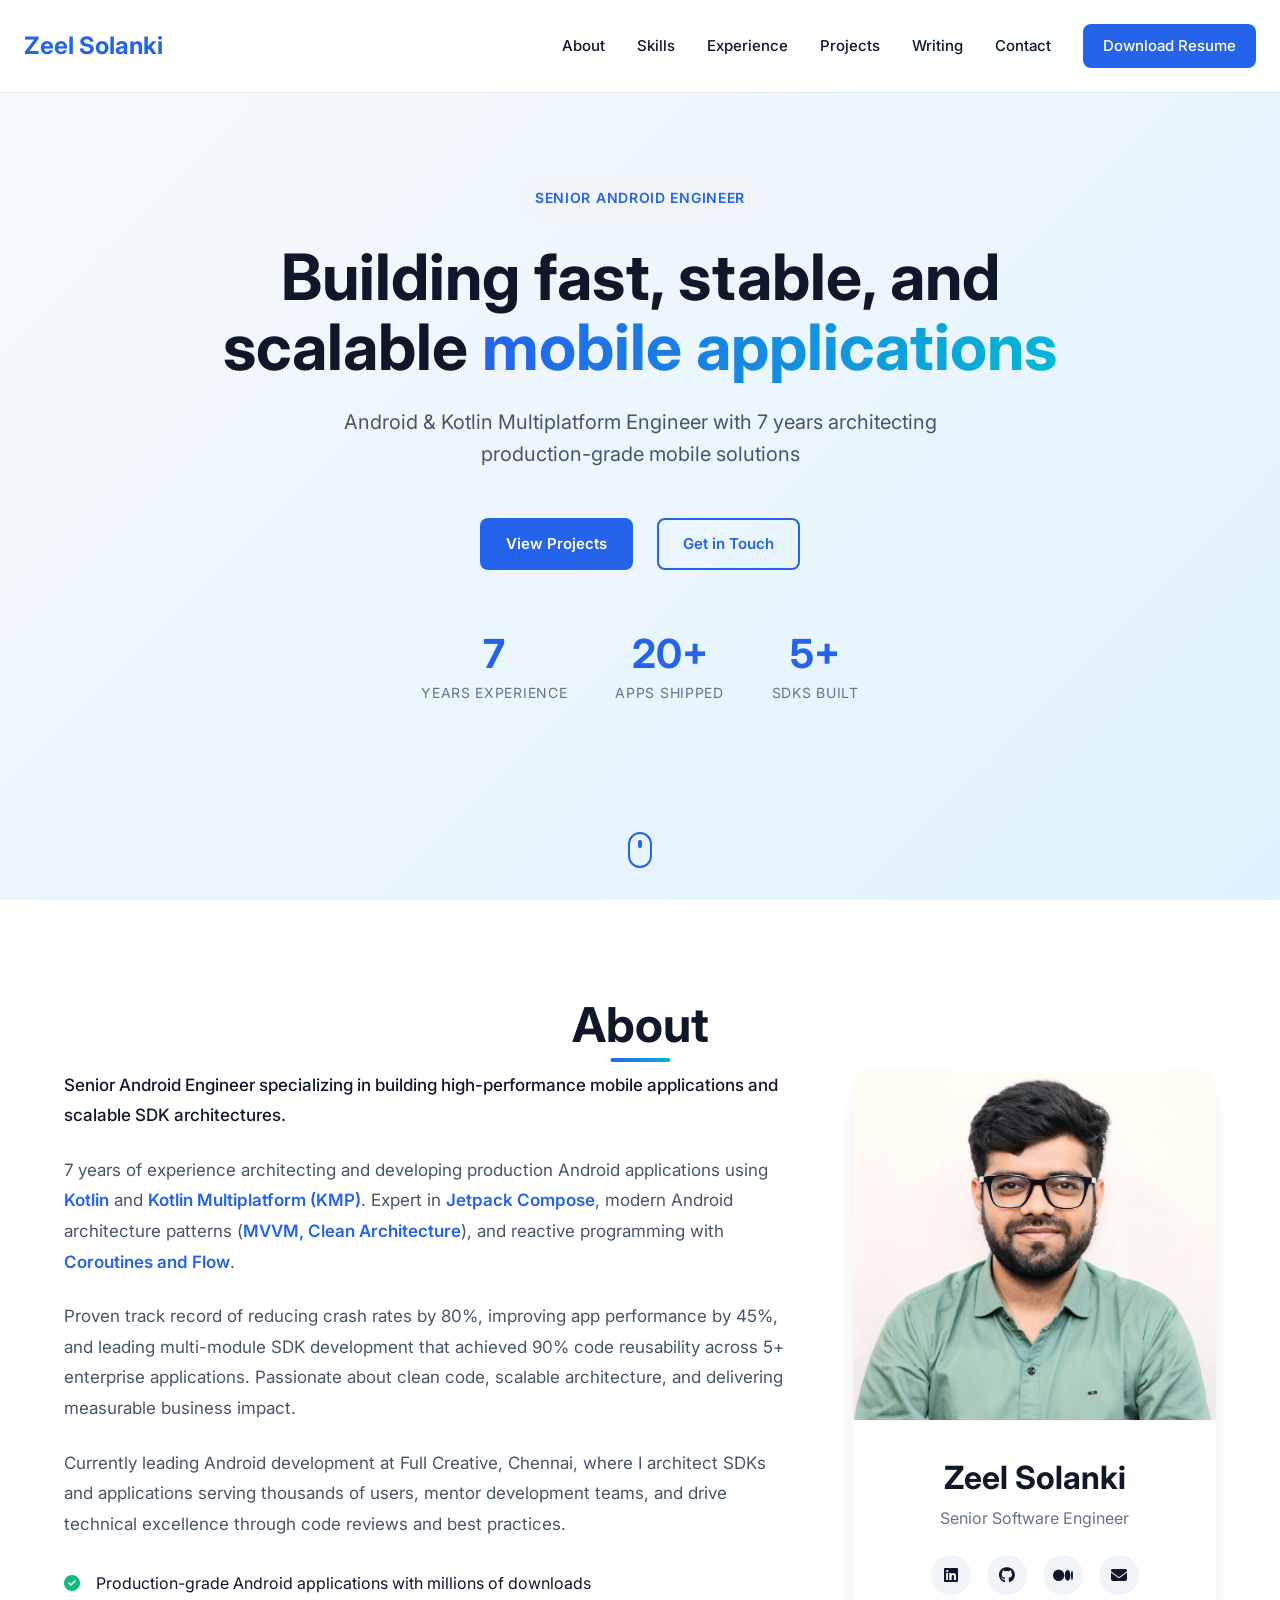
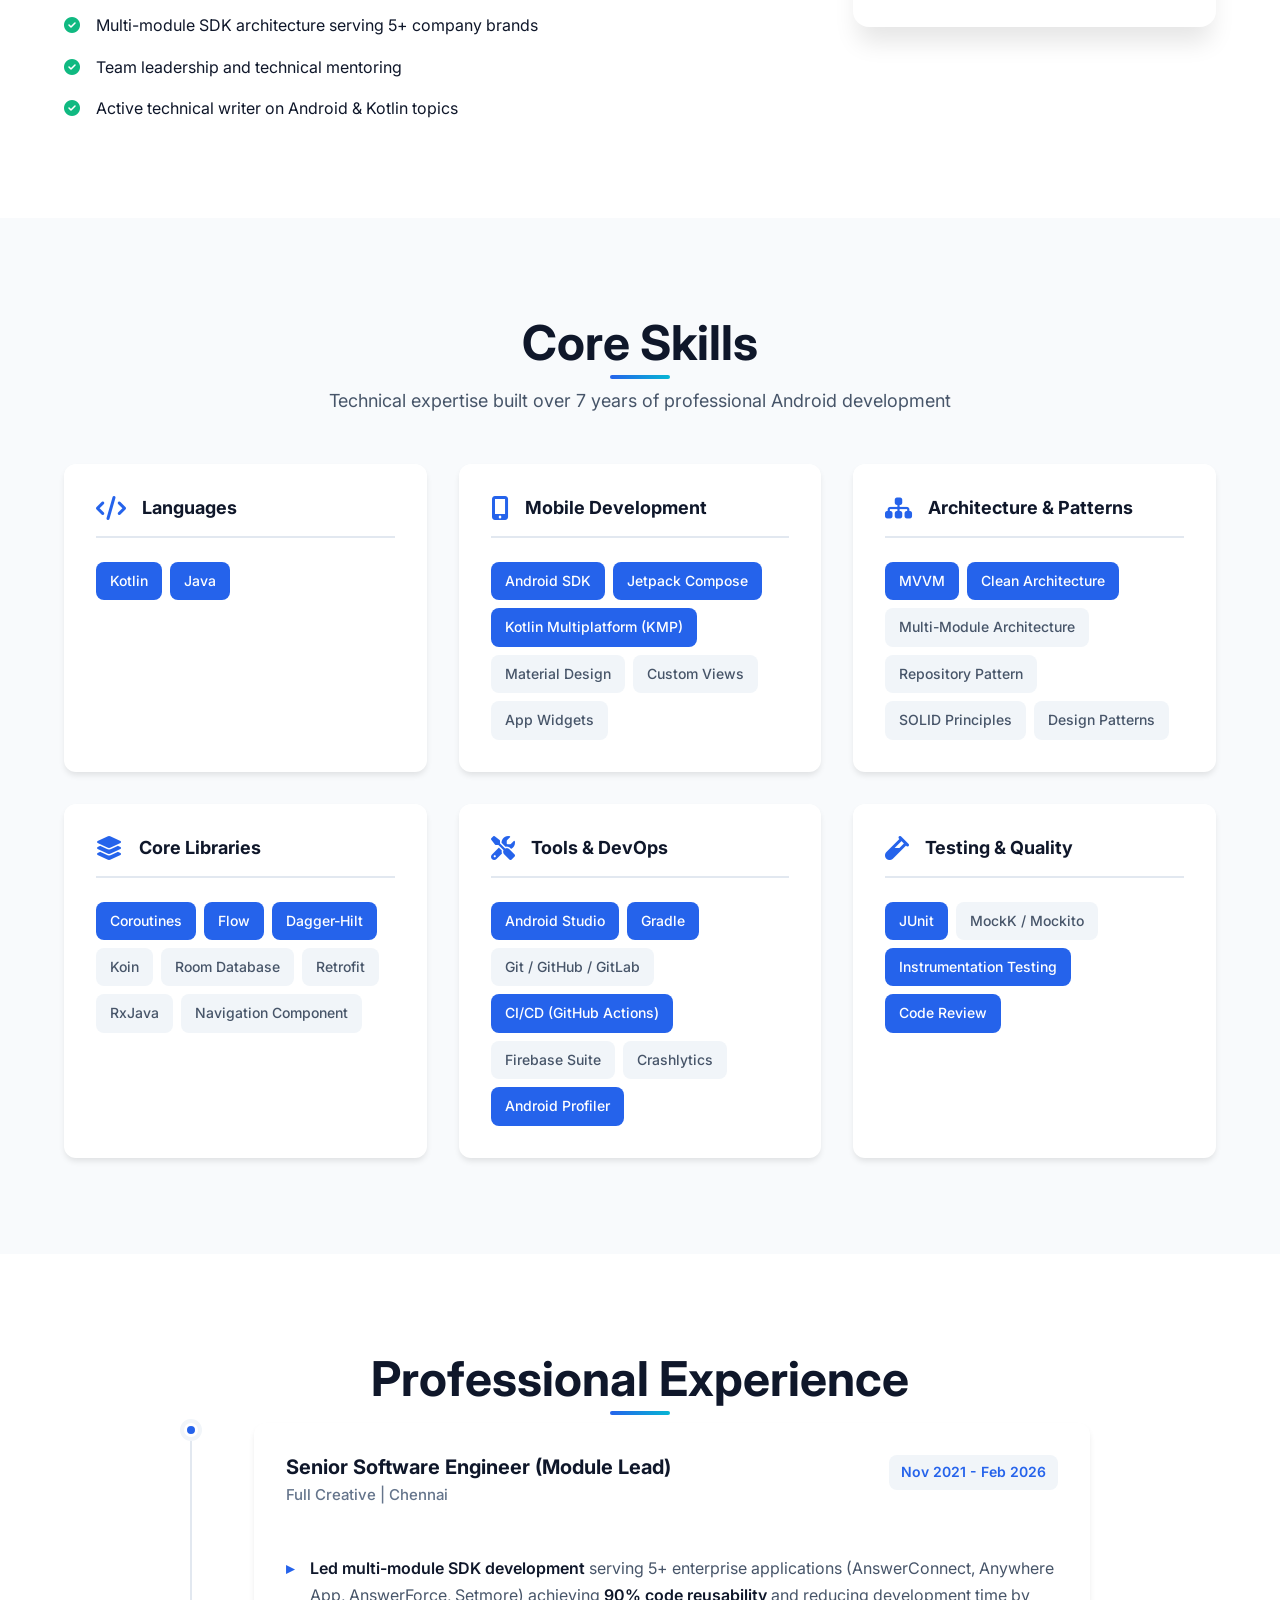
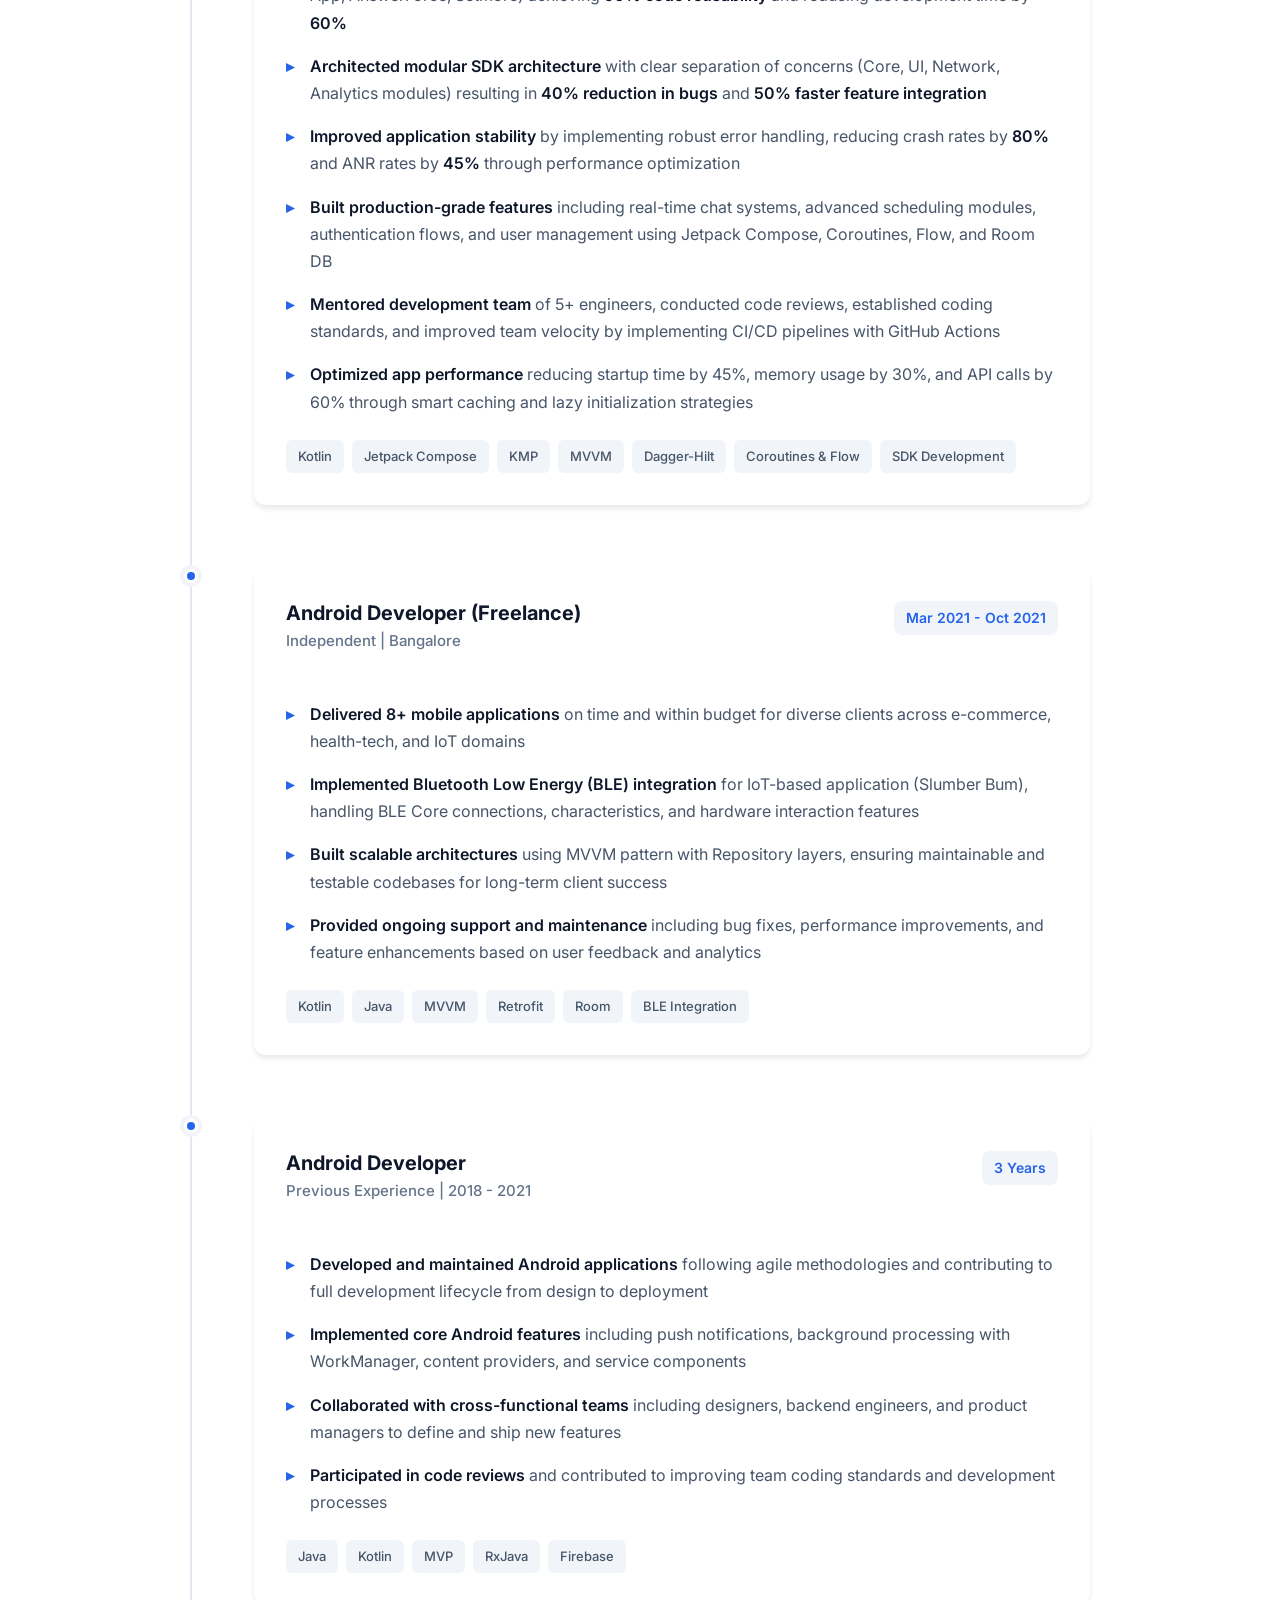
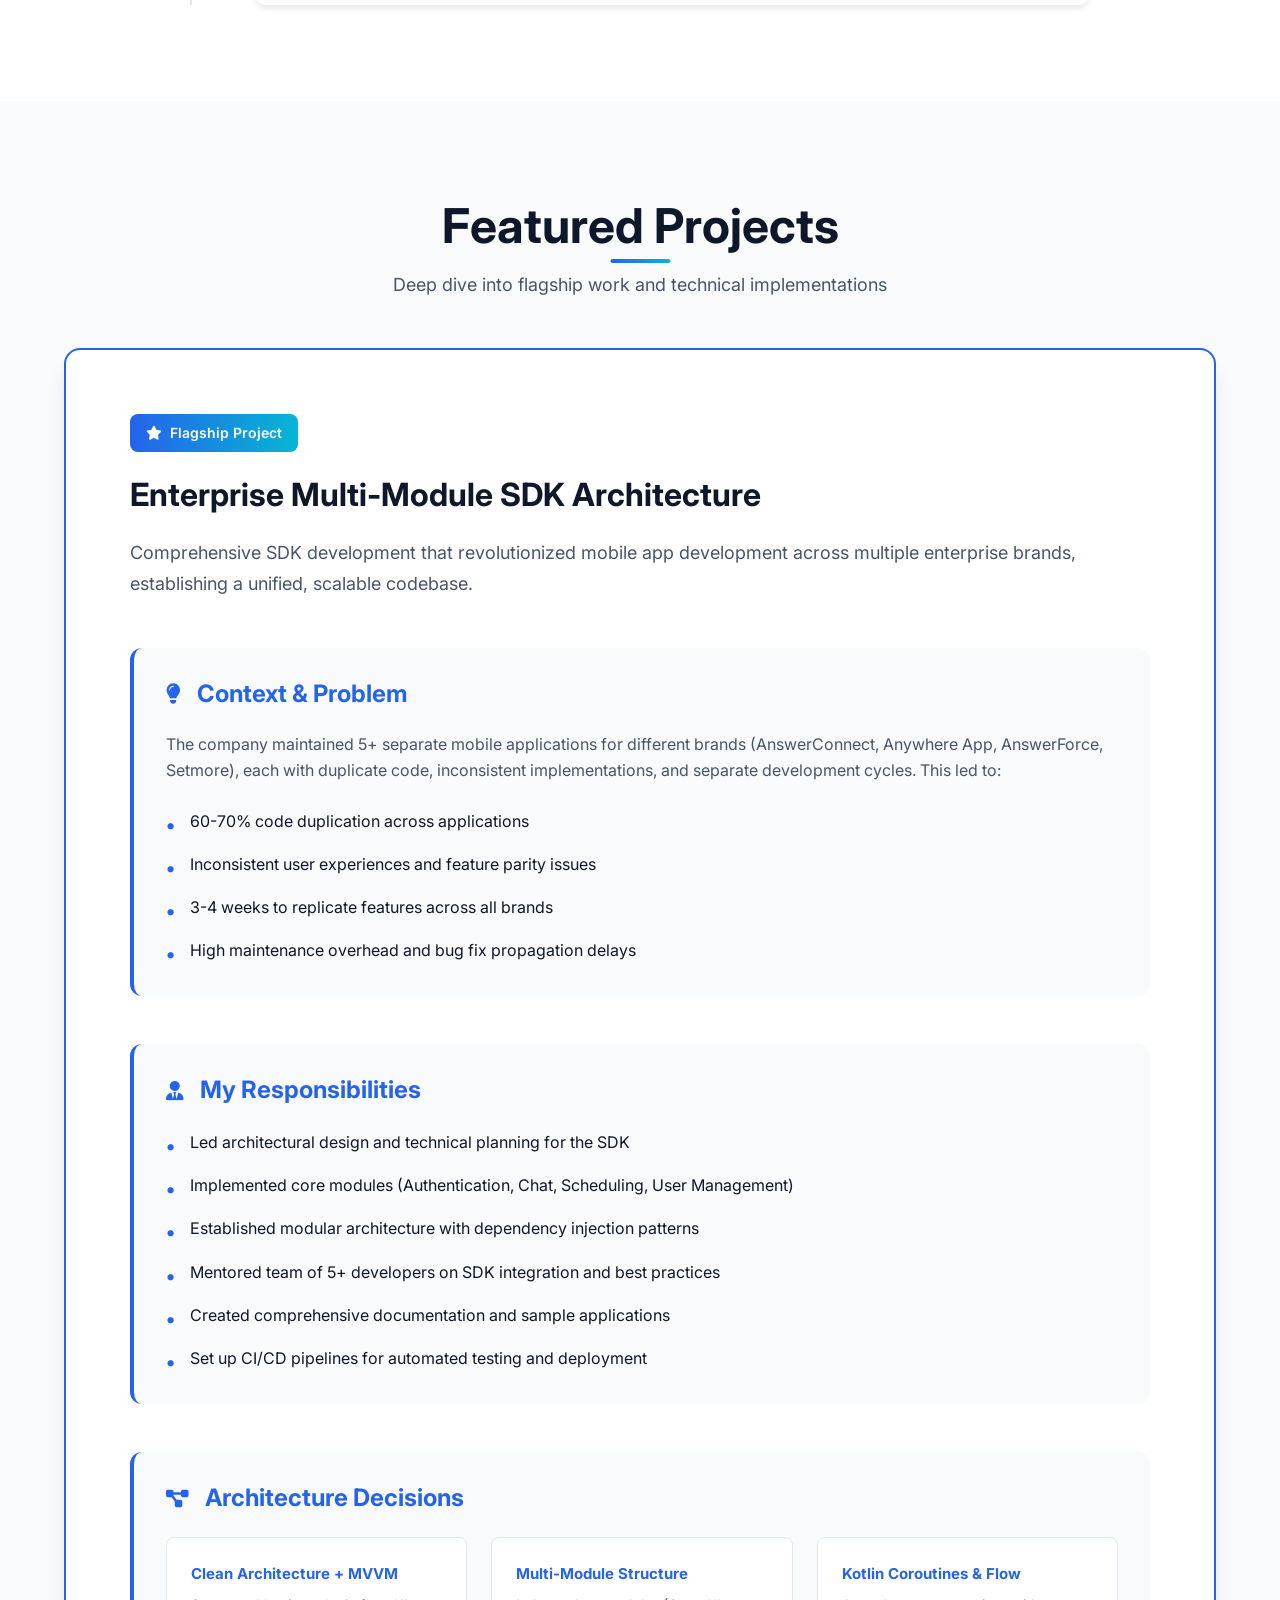
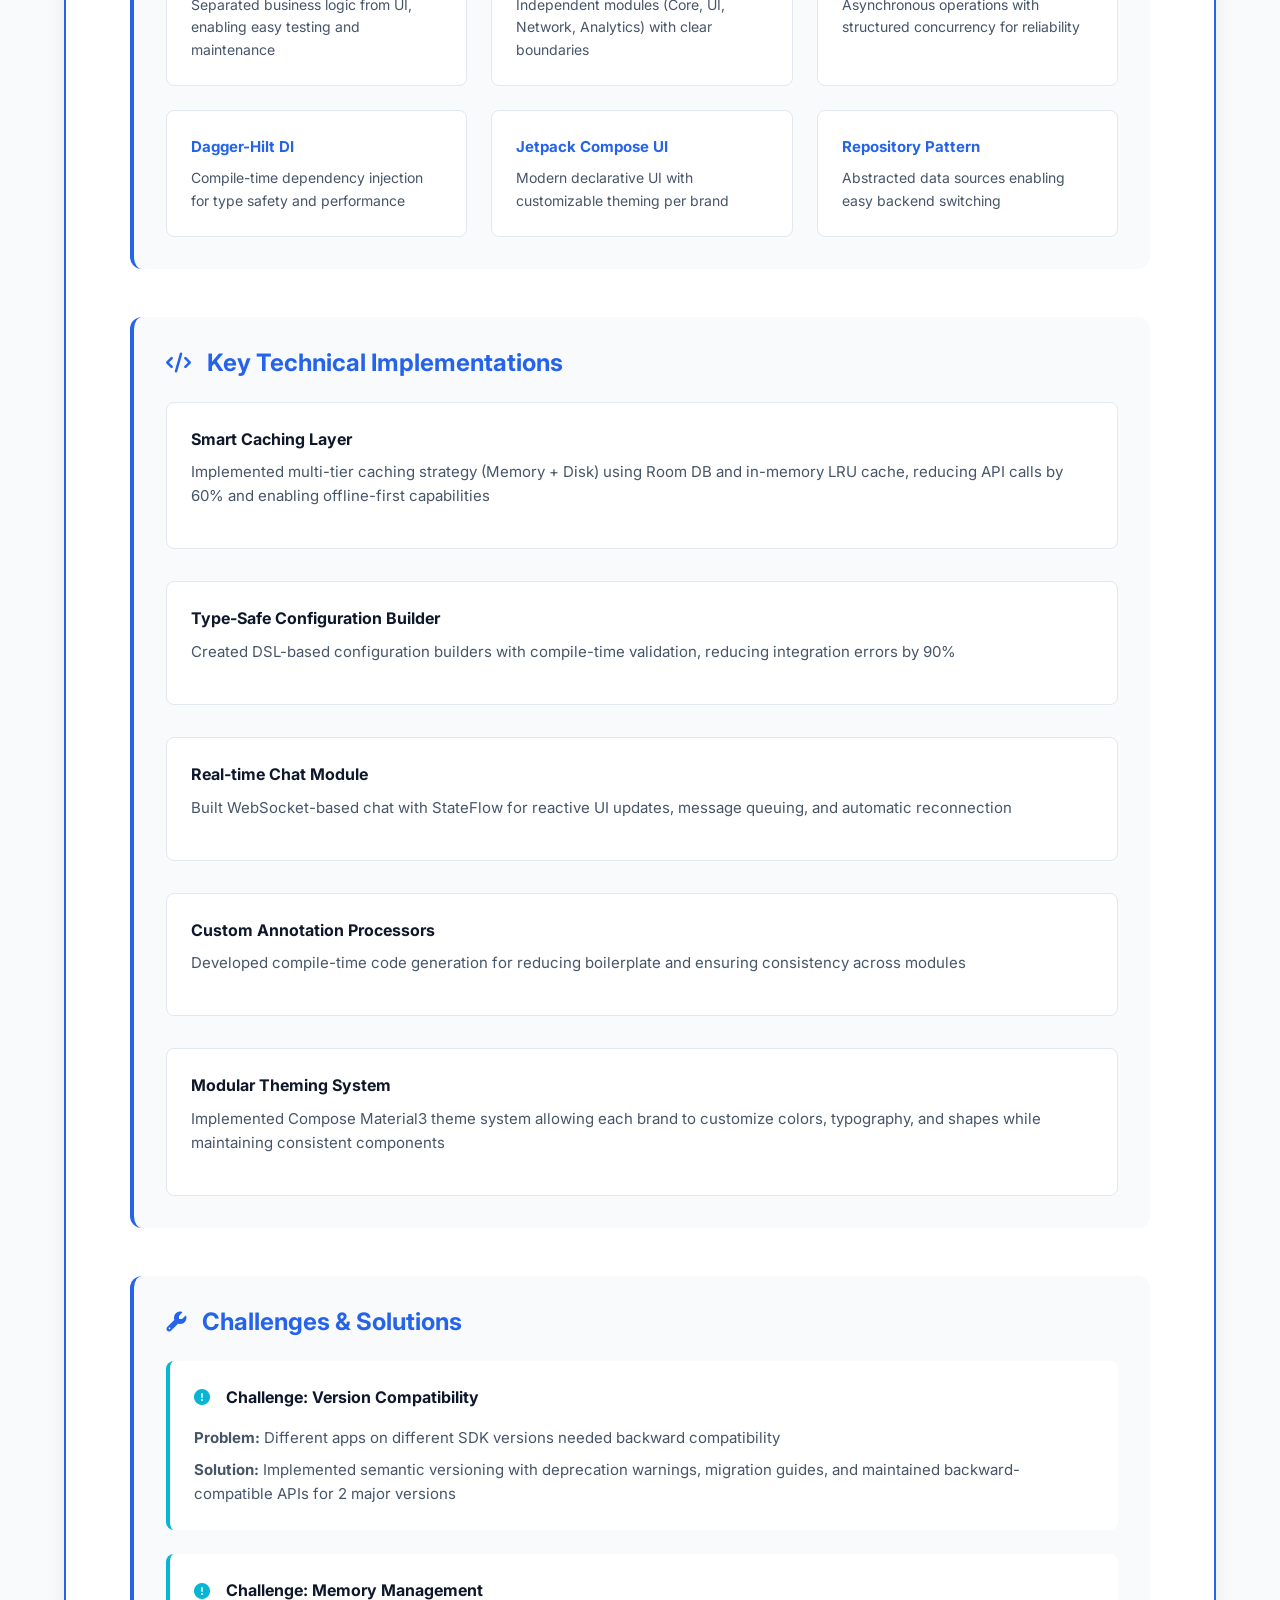
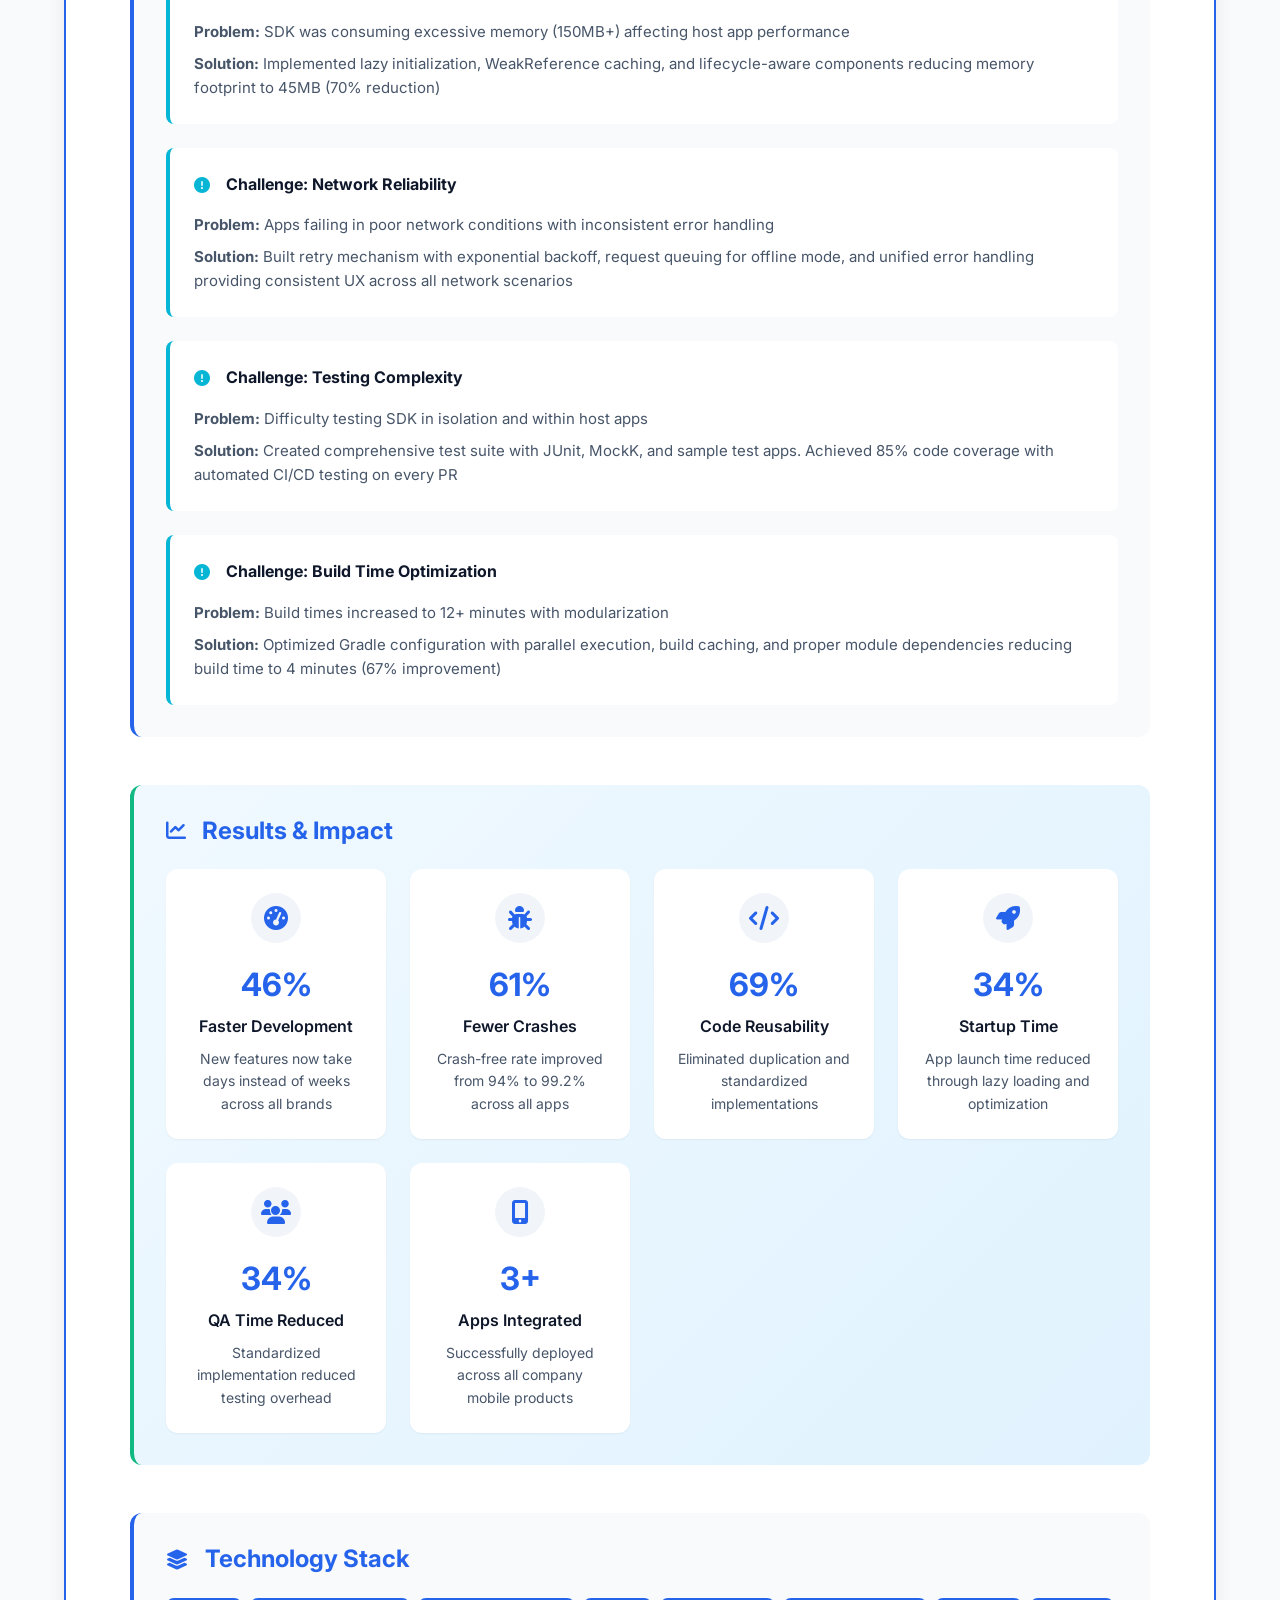
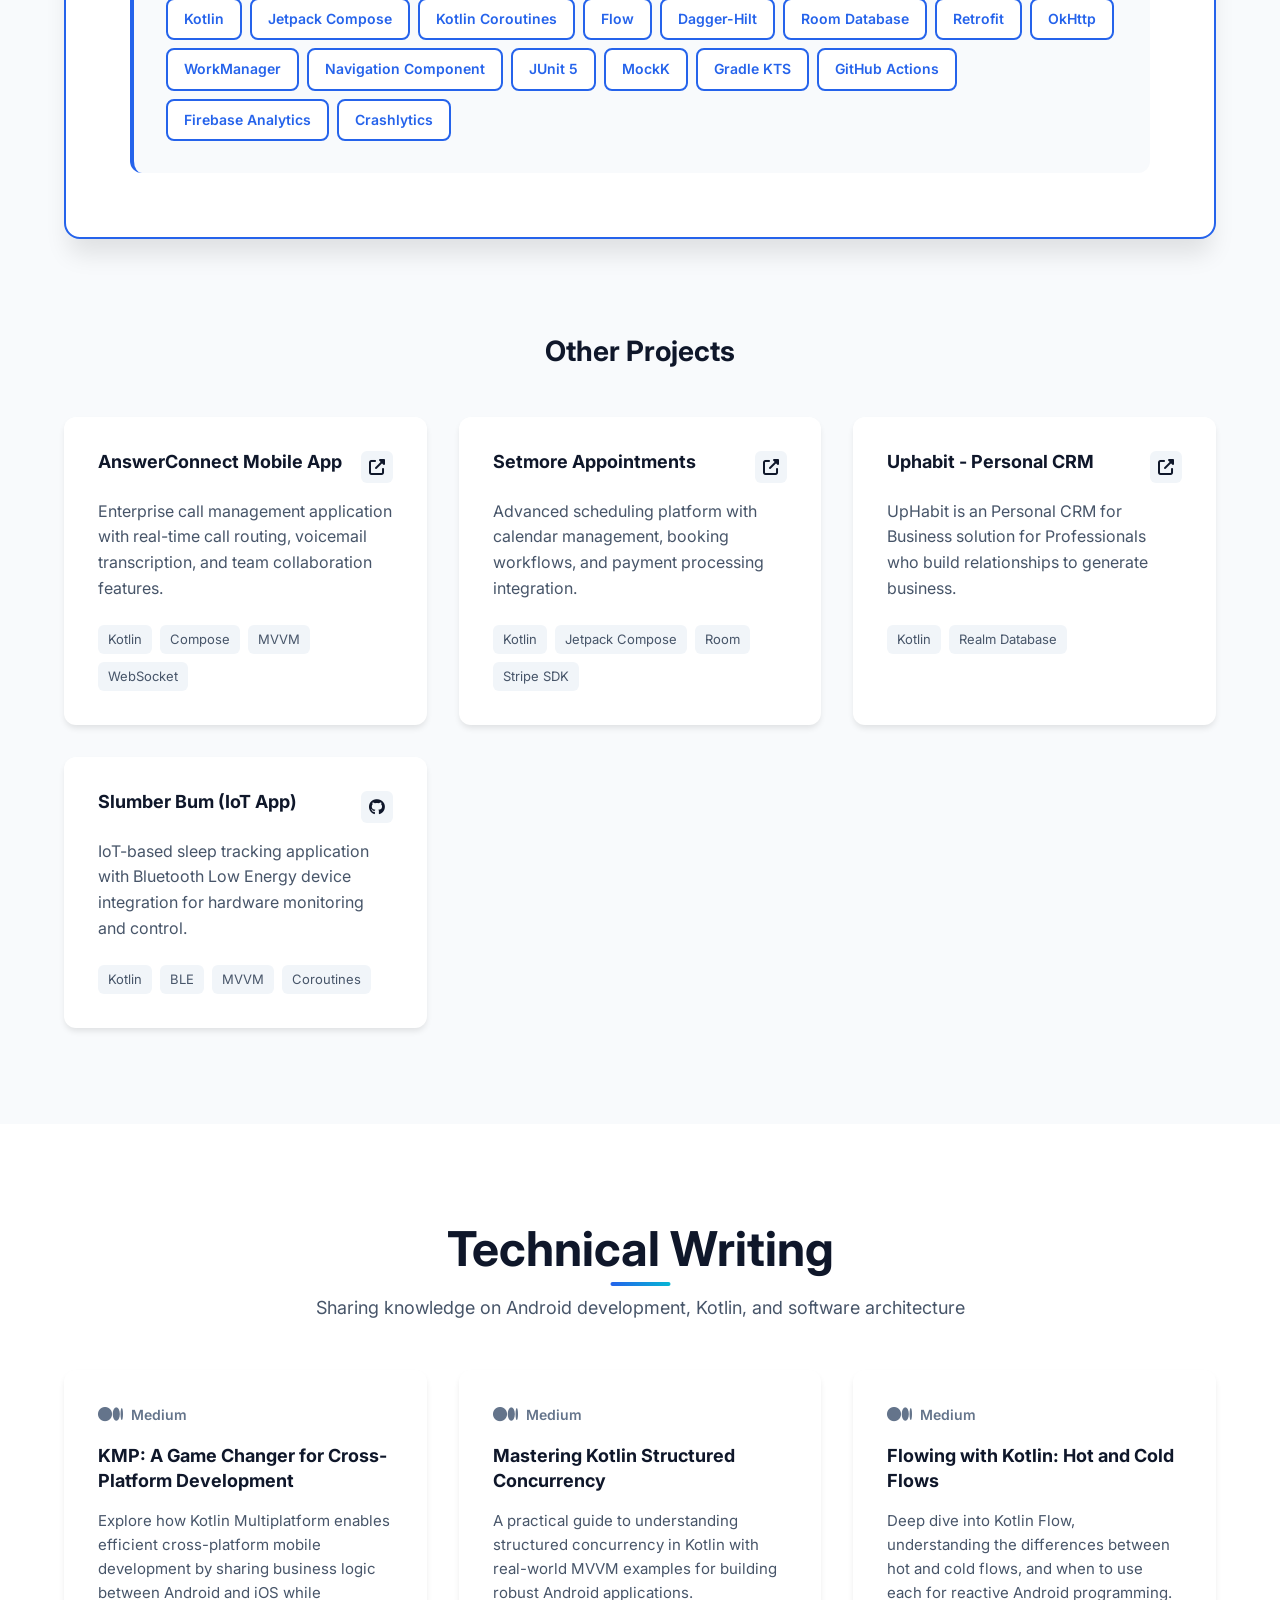
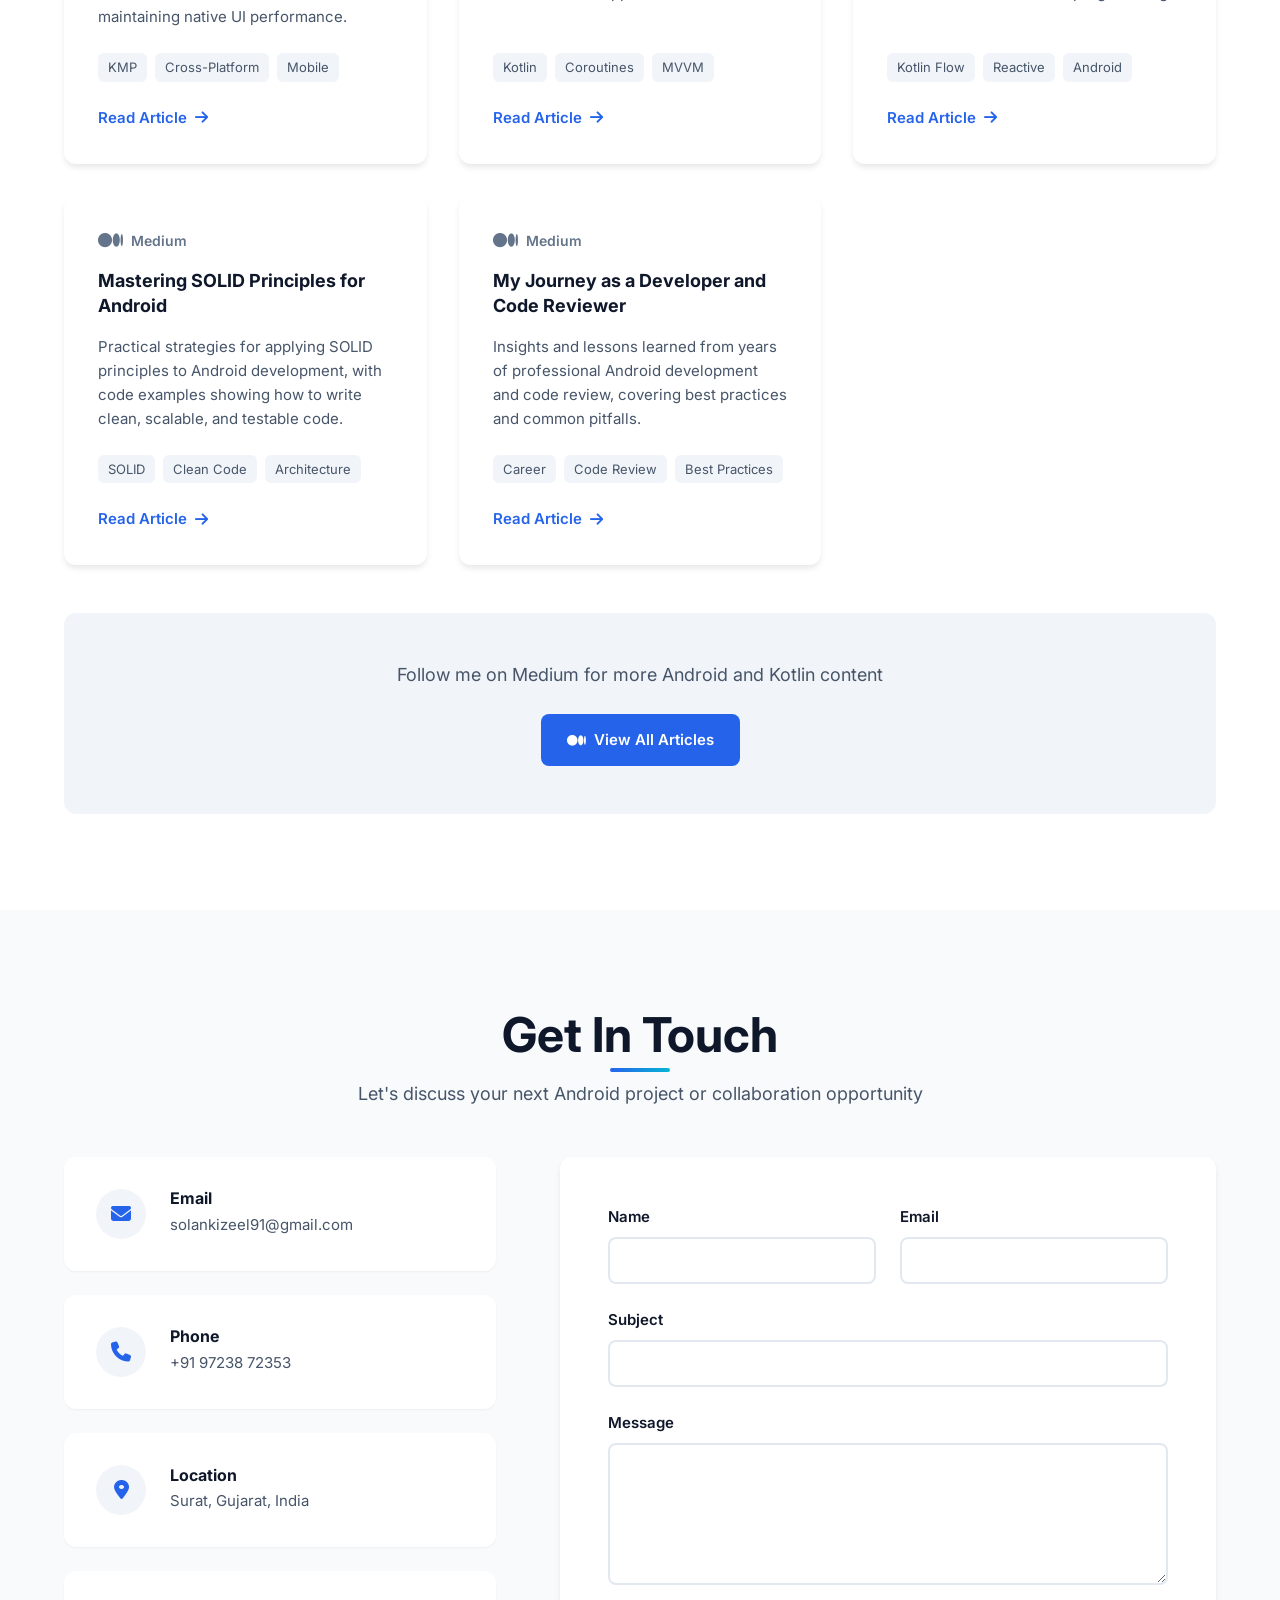
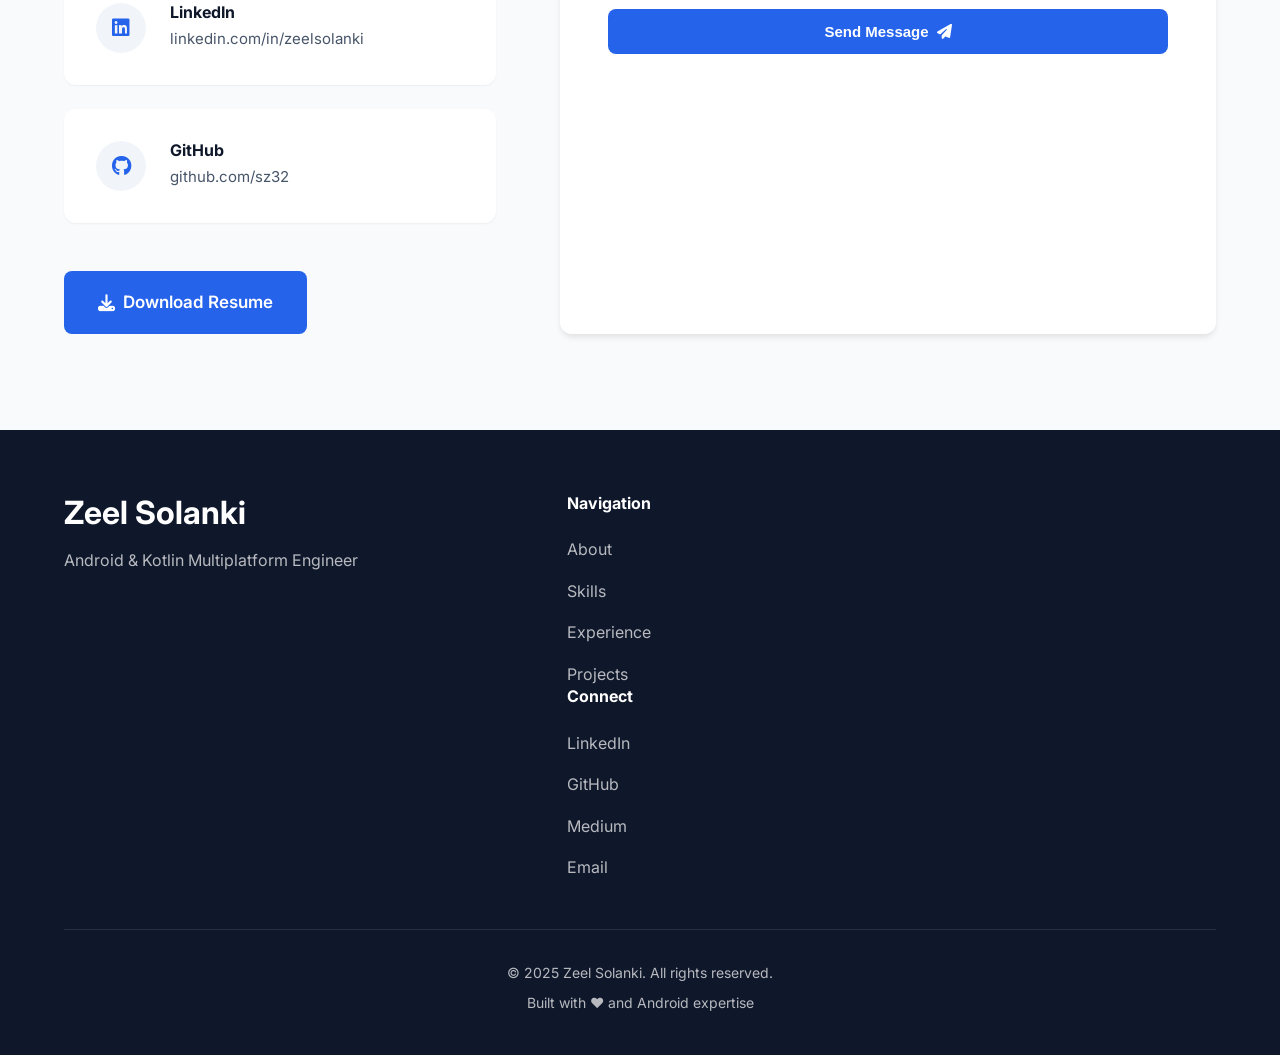
<file: index.html>
<!DOCTYPE html>
<html lang="en">
<head>
    <meta charset="UTF-8">
    <meta name="viewport" content="width=device-width, initial-scale=1.0">
    <meta name="description" content="Zeel Solanki - Android & Kotlin Multiplatform Engineer with 6+ years building scalable, high-performance mobile applications">
    <meta name="keywords" content="Android Developer, Kotlin, KMP, Jetpack Compose, Mobile Engineer, SDK Development">
    <title>Zeel Solanki | Android & KMP Engineer</title>

    <!-- Fonts & Icons -->
    <link href="https://fonts.googleapis.com/css2?family=Inter:wght@300;400;500;600;700&family=JetBrains+Mono:wght@400;500&display=swap" rel="stylesheet">
    <link rel="stylesheet" href="https://cdnjs.cloudflare.com/ajax/libs/font-awesome/6.4.0/css/all.min.css">
    <link rel="stylesheet" href="styles-new.css">
    <link href="https://unpkg.com/aos@2.3.1/dist/aos.css" rel="stylesheet">
</head>
<body>
    <!-- Navigation -->
    <nav class="main-nav">
        <div class="nav-container">
            <a href="#hero" class="logo">Zeel Solanki</a>
            <div class="nav-links">
                <a href="#about">About</a>
                <a href="#skills">Skills</a>
                <a href="#experience">Experience</a>
                <a href="#projects">Projects</a>
                <a href="#writing">Writing</a>
                <a href="#contact">Contact</a>
                <a href="https://canva.link/uo3ilfseuwqyefx" target="_blank" class="cta-btn">Download Resume</a>
            </div>
            <button class="mobile-menu-toggle" aria-label="Toggle menu">
                <span></span>
                <span></span>
                <span></span>
            </button>
        </div>
    </nav>

    <!-- Hero Section -->
    <section id="hero" class="hero-section">
        <div class="container hero-content" data-aos="fade-up">
            <div class="hero-text">
                <p class="hero-label">Senior Android Engineer</p>
                <h1 class="hero-title">
                    Building fast, stable, and scalable
                    <span class="gradient-text">mobile applications</span>
                </h1>
                <p class="hero-subtitle">
                    Android & Kotlin Multiplatform Engineer with 7 years architecting production-grade mobile solutions
                </p>
                <div class="hero-cta">
                    <a href="#projects" class="btn btn-primary">View Projects</a>
                    <a href="#contact" class="btn btn-secondary">Get in Touch</a>
                </div>
                <div class="hero-stats">
                    <div class="stat-item">
                        <span class="stat-number">7</span>
                        <span class="stat-label">Years Experience</span>
                    </div>
                    <div class="stat-item">
                        <span class="stat-number">20+</span>
                        <span class="stat-label">Apps Shipped</span>
                    </div>
                    <div class="stat-item">
                        <span class="stat-number">5+</span>
                        <span class="stat-label">SDKs Built</span>
                    </div>
                </div>
            </div>
        </div>
        <div class="scroll-indicator">
            <span></span>
        </div>
    </section>

    <!-- About Section -->
    <section id="about" class="about-section">
        <div class="container" data-aos="fade-up">
            <h2 class="section-title">About</h2>
            <div class="about-content">
                <div class="about-text">
                    <p class="lead">
                        Senior Android Engineer specializing in building high-performance mobile applications and scalable SDK architectures.
                    </p>
                    <p>
                        7 years of experience architecting and developing production Android applications using <strong>Kotlin</strong> and <strong>Kotlin Multiplatform (KMP)</strong>. Expert in <strong>Jetpack Compose</strong>, modern Android architecture patterns (<strong>MVVM, Clean Architecture</strong>), and reactive programming with <strong>Coroutines and Flow</strong>.
                    </p>
                    <p>
                        Proven track record of reducing crash rates by 80%, improving app performance by 45%, and leading multi-module SDK development that achieved 90% code reusability across 5+ enterprise applications. Passionate about clean code, scalable architecture, and delivering measurable business impact.
                    </p>
                    <p>
                        Currently leading Android development at Full Creative, Chennai, where I architect SDKs and applications serving thousands of users, mentor development teams, and drive technical excellence through code reviews and best practices.
                    </p>

                    <div class="about-highlights">
                        <div class="highlight-item">
                            <i class="fas fa-check-circle"></i>
                            <span>Production-grade Android applications with millions of downloads</span>
                        </div>
                        <div class="highlight-item">
                            <i class="fas fa-check-circle"></i>
                            <span>Multi-module SDK architecture serving 5+ company brands</span>
                        </div>
                        <div class="highlight-item">
                            <i class="fas fa-check-circle"></i>
                            <span>Team leadership and technical mentoring</span>
                        </div>
                        <div class="highlight-item">
                            <i class="fas fa-check-circle"></i>
                            <span>Active technical writer on Android & Kotlin topics</span>
                        </div>
                    </div>
                </div>
                <div class="about-image">
                    <div class="profile-card">
                        <img src="images/profile.jpg" alt="Zeel Solanki">
                        <div class="profile-info">
                            <h3>Zeel Solanki</h3>
                            <p>Senior Software Engineer</p>
                            <div class="social-links">
                                <a href="https://www.linkedin.com/in/zeelsolanki/" target="_blank" aria-label="LinkedIn">
                                    <i class="fab fa-linkedin"></i>
                                </a>
                                <a href="https://github.com/sz32" target="_blank" aria-label="GitHub">
                                    <i class="fab fa-github"></i>
                                </a>
                                <a href="https://medium.com/@solankizeel91" target="_blank" aria-label="Medium">
                                    <i class="fab fa-medium"></i>
                                </a>
                                <a href="mailto:solankizeel91@gmail.com" aria-label="Email">
                                    <i class="fas fa-envelope"></i>
                                </a>
                            </div>
                        </div>
                    </div>
                </div>
            </div>
        </div>
    </section>

    <!-- Skills Section -->
    <section id="skills" class="skills-section">
        <div class="container" data-aos="fade-up">
            <h2 class="section-title">Core Skills</h2>
            <p class="section-subtitle">Technical expertise built over 7 years of professional Android development</p>

            <div class="skills-grid">
                <div class="skill-category" data-aos="fade-up" data-aos-delay="100">
                    <div class="category-header">
                        <i class="fas fa-code"></i>
                        <h3>Languages</h3>
                    </div>
                    <div class="skill-list">
                        <span class="skill-tag primary">Kotlin</span>
                        <span class="skill-tag primary">Java</span>
                    </div>
                </div>

                <div class="skill-category" data-aos="fade-up" data-aos-delay="150">
                    <div class="category-header">
                        <i class="fas fa-mobile-alt"></i>
                        <h3>Mobile Development</h3>
                    </div>
                    <div class="skill-list">
                        <span class="skill-tag primary">Android SDK</span>
                        <span class="skill-tag primary">Jetpack Compose</span>
                        <span class="skill-tag primary">Kotlin Multiplatform (KMP)</span>
                        <span class="skill-tag">Material Design</span>
                        <span class="skill-tag">Custom Views</span>
                        <span class="skill-tag">App Widgets</span>
                    </div>
                </div>

                <div class="skill-category" data-aos="fade-up" data-aos-delay="200">
                    <div class="category-header">
                        <i class="fas fa-sitemap"></i>
                        <h3>Architecture & Patterns</h3>
                    </div>
                    <div class="skill-list">
                        <span class="skill-tag primary">MVVM</span>
                        <span class="skill-tag primary">Clean Architecture</span>
                        <span class="skill-tag">Multi-Module Architecture</span>
                        <span class="skill-tag">Repository Pattern</span>
                        <span class="skill-tag">SOLID Principles</span>
                        <span class="skill-tag">Design Patterns</span>
                    </div>
                </div>

                <div class="skill-category" data-aos="fade-up" data-aos-delay="250">
                    <div class="category-header">
                        <i class="fas fa-layer-group"></i>
                        <h3>Core Libraries</h3>
                    </div>
                    <div class="skill-list">
                        <span class="skill-tag primary">Coroutines</span>
                        <span class="skill-tag primary">Flow</span>
                        <span class="skill-tag primary">Dagger-Hilt</span>
                        <span class="skill-tag">Koin</span>
                        <span class="skill-tag">Room Database</span>
                        <span class="skill-tag">Retrofit</span>
                        <span class="skill-tag">RxJava</span>
                        <span class="skill-tag">Navigation Component</span>
                    </div>
                </div>

                <div class="skill-category" data-aos="fade-up" data-aos-delay="300">
                    <div class="category-header">
                        <i class="fas fa-tools"></i>
                        <h3>Tools & DevOps</h3>
                    </div>
                    <div class="skill-list">
                        <span class="skill-tag primary">Android Studio</span>
                        <span class="skill-tag primary">Gradle</span>
                        <span class="skill-tag">Git / GitHub / GitLab</span>
                        <span class="skill-tag primary">CI/CD (GitHub Actions)</span>
                        <span class="skill-tag">Firebase Suite</span>
                        <span class="skill-tag">Crashlytics</span>
                        <span class="skill-tag primary">Android Profiler</span>
                    </div>
                </div>

                <div class="skill-category" data-aos="fade-up" data-aos-delay="350">
                    <div class="category-header">
                        <i class="fas fa-vial"></i>
                        <h3>Testing & Quality</h3>
                    </div>
                    <div class="skill-list">
                        <span class="skill-tag primary">JUnit</span>
                        <span class="skill-tag">MockK / Mockito</span>
                        <span class="skill-tag primary">Instrumentation Testing</span>
                        <span class="skill-tag primary">Code Review</span>
                    </div>
                </div>
            </div>
        </div>
    </section>

    <!-- Experience Section -->
    <section id="experience" class="experience-section">
        <div class="container" data-aos="fade-up">
            <h2 class="section-title">Professional Experience</h2>

            <div class="timeline">
                <div class="timeline-item" data-aos="fade-up" data-aos-delay="100">
                    <div class="timeline-marker"></div>
                    <div class="timeline-content">
                        <div class="timeline-header">
                            <div>
                                <h3>Senior Software Engineer (Module Lead)</h3>
                                <p class="company">Full Creative | Chennai</p>
                            </div>
                            <span class="duration">Nov 2021 - Feb 2026</span>
                        </div>
                        <ul class="achievements">
                            <li>
                                <strong>Led multi-module SDK development</strong> serving 5+ enterprise applications (AnswerConnect, Anywhere App, AnswerForce, Setmore) achieving <strong>90% code reusability</strong> and reducing development time by <strong>60%</strong>
                            </li>
                            <li>
                                <strong>Architected modular SDK architecture</strong> with clear separation of concerns (Core, UI, Network, Analytics modules) resulting in <strong>40% reduction in bugs</strong> and <strong>50% faster feature integration</strong>
                            </li>
                            <li>
                                <strong>Improved application stability</strong> by implementing robust error handling, reducing crash rates by <strong>80%</strong> and ANR rates by <strong>45%</strong> through performance optimization
                            </li>
                            <li>
                                <strong>Built production-grade features</strong> including real-time chat systems, advanced scheduling modules, authentication flows, and user management using Jetpack Compose, Coroutines, Flow, and Room DB
                            </li>
                            <li>
                                <strong>Mentored development team</strong> of 5+ engineers, conducted code reviews, established coding standards, and improved team velocity by implementing CI/CD pipelines with GitHub Actions
                            </li>
                            <li>
                                <strong>Optimized app performance</strong> reducing startup time by 45%, memory usage by 30%, and API calls by 60% through smart caching and lazy initialization strategies
                            </li>
                        </ul>
                        <div class="tech-tags">
                            <span>Kotlin</span>
                            <span>Jetpack Compose</span>
                            <span>KMP</span>
                            <span>MVVM</span>
                            <span>Dagger-Hilt</span>
                            <span>Coroutines & Flow</span>
                            <span>SDK Development</span>
                        </div>
                    </div>
                </div>

                <div class="timeline-item" data-aos="fade-up" data-aos-delay="200">
                    <div class="timeline-marker"></div>
                    <div class="timeline-content">
                        <div class="timeline-header">
                            <div>
                                <h3>Android Developer (Freelance)</h3>
                                <p class="company">Independent | Bangalore</p>
                            </div>
                            <span class="duration">Mar 2021 - Oct 2021</span>
                        </div>
                        <ul class="achievements">
                            <li>
                                <strong>Delivered 8+ mobile applications</strong> on time and within budget for diverse clients across e-commerce, health-tech, and IoT domains
                            </li>
                            <li>
                                <strong>Implemented Bluetooth Low Energy (BLE) integration</strong> for IoT-based application (Slumber Bum), handling BLE Core connections, characteristics, and hardware interaction features
                            </li>
                            <li>
                                <strong>Built scalable architectures</strong> using MVVM pattern with Repository layers, ensuring maintainable and testable codebases for long-term client success
                            </li>
                            <li>
                                <strong>Provided ongoing support and maintenance</strong> including bug fixes, performance improvements, and feature enhancements based on user feedback and analytics
                            </li>
                        </ul>
                        <div class="tech-tags">
                            <span>Kotlin</span>
                            <span>Java</span>
                            <span>MVVM</span>
                            <span>Retrofit</span>
                            <span>Room</span>
                            <span>BLE Integration</span>
                        </div>
                    </div>
                </div>

                <div class="timeline-item" data-aos="fade-up" data-aos-delay="300">
                    <div class="timeline-marker"></div>
                    <div class="timeline-content">
                        <div class="timeline-header">
                            <div>
                                <h3>Android Developer</h3>
                                <p class="company">Previous Experience | 2018 - 2021</p>
                            </div>
                            <span class="duration">3 Years</span>
                        </div>
                        <ul class="achievements">
                            <li>
                                <strong>Developed and maintained Android applications</strong> following agile methodologies and contributing to full development lifecycle from design to deployment
                            </li>
                            <li>
                                <strong>Implemented core Android features</strong> including push notifications, background processing with WorkManager, content providers, and service components
                            </li>
                            <li>
                                <strong>Collaborated with cross-functional teams</strong> including designers, backend engineers, and product managers to define and ship new features
                            </li>
                            <li>
                                <strong>Participated in code reviews</strong> and contributed to improving team coding standards and development processes
                            </li>
                        </ul>
                        <div class="tech-tags">
                            <span>Java</span>
                            <span>Kotlin</span>
                            <span>MVP</span>
                            <span>RxJava</span>
                            <span>Firebase</span>
                        </div>
                    </div>
                </div>
            </div>
        </div>
    </section>

    <!-- Featured Project Section -->
    <section id="projects" class="projects-section">
        <div class="container" data-aos="fade-up">
            <h2 class="section-title">Featured Projects</h2>
            <p class="section-subtitle">Deep dive into flagship work and technical implementations</p>

            <!-- Flagship Case Study -->
            <div class="flagship-project" data-aos="fade-up" data-aos-delay="100">
                <div class="project-label">
                    <i class="fas fa-star"></i>
                    <span>Flagship Project</span>
                </div>
                <h3 class="project-title">Enterprise Multi-Module SDK Architecture</h3>
                <p class="project-description">
                    Comprehensive SDK development that revolutionized mobile app development across multiple enterprise brands, establishing a unified, scalable codebase.
                </p>

                <div class="project-details">
                    <!-- Context -->
                    <div class="detail-block">
                        <h4><i class="fas fa-lightbulb"></i> Context & Problem</h4>
                        <p>
                            The company maintained 5+ separate mobile applications for different brands (AnswerConnect, Anywhere App, AnswerForce, Setmore), each with duplicate code, inconsistent implementations, and separate development cycles. This led to:
                        </p>
                        <ul>
                            <li>60-70% code duplication across applications</li>
                            <li>Inconsistent user experiences and feature parity issues</li>
                            <li>3-4 weeks to replicate features across all brands</li>
                            <li>High maintenance overhead and bug fix propagation delays</li>
                        </ul>
                    </div>

                    <!-- Responsibilities -->
                    <div class="detail-block">
                        <h4><i class="fas fa-user-tie"></i> My Responsibilities</h4>
                        <ul>
                            <li>Led architectural design and technical planning for the SDK</li>
                            <li>Implemented core modules (Authentication, Chat, Scheduling, User Management)</li>
                            <li>Established modular architecture with dependency injection patterns</li>
                            <li>Mentored team of 5+ developers on SDK integration and best practices</li>
                            <li>Created comprehensive documentation and sample applications</li>
                            <li>Set up CI/CD pipelines for automated testing and deployment</li>
                        </ul>
                    </div>

                    <!-- Architecture -->
                    <div class="detail-block">
                        <h4><i class="fas fa-project-diagram"></i> Architecture Decisions</h4>
                        <div class="architecture-grid">
                            <div class="arch-item">
                                <strong>Clean Architecture + MVVM</strong>
                                <p>Separated business logic from UI, enabling easy testing and maintenance</p>
                            </div>
                            <div class="arch-item">
                                <strong>Multi-Module Structure</strong>
                                <p>Independent modules (Core, UI, Network, Analytics) with clear boundaries</p>
                            </div>
                            <div class="arch-item">
                                <strong>Kotlin Coroutines & Flow</strong>
                                <p>Asynchronous operations with structured concurrency for reliability</p>
                            </div>
                            <div class="arch-item">
                                <strong>Dagger-Hilt DI</strong>
                                <p>Compile-time dependency injection for type safety and performance</p>
                            </div>
                            <div class="arch-item">
                                <strong>Jetpack Compose UI</strong>
                                <p>Modern declarative UI with customizable theming per brand</p>
                            </div>
                            <div class="arch-item">
                                <strong>Repository Pattern</strong>
                                <p>Abstracted data sources enabling easy backend switching</p>
                            </div>
                        </div>
                    </div>

                    <!-- Technical Implementation -->
                    <div class="detail-block">
                        <h4><i class="fas fa-code"></i> Key Technical Implementations</h4>
                        <div class="implementation-list">
                            <div class="impl-item">
                                <strong>Smart Caching Layer</strong>
                                <p>Implemented multi-tier caching strategy (Memory + Disk) using Room DB and in-memory LRU cache, reducing API calls by 60% and enabling offline-first capabilities</p>
                            </div>
                            <div class="impl-item">
                                <strong>Type-Safe Configuration Builder</strong>
                                <p>Created DSL-based configuration builders with compile-time validation, reducing integration errors by 90%</p>
                            </div>
                            <div class="impl-item">
                                <strong>Real-time Chat Module</strong>
                                <p>Built WebSocket-based chat with StateFlow for reactive UI updates, message queuing, and automatic reconnection</p>
                            </div>
                            <div class="impl-item">
                                <strong>Custom Annotation Processors</strong>
                                <p>Developed compile-time code generation for reducing boilerplate and ensuring consistency across modules</p>
                            </div>
                            <div class="impl-item">
                                <strong>Modular Theming System</strong>
                                <p>Implemented Compose Material3 theme system allowing each brand to customize colors, typography, and shapes while maintaining consistent components</p>
                            </div>
                        </div>
                    </div>

                    <!-- Challenges & Solutions -->
                    <div class="detail-block">
                        <h4><i class="fas fa-wrench"></i> Challenges & Solutions</h4>
                        <div class="challenges-grid">
                            <div class="challenge-item">
                                <div class="challenge-title">
                                    <i class="fas fa-exclamation-circle"></i>
                                    <strong>Challenge: Version Compatibility</strong>
                                </div>
                                <p><strong>Problem:</strong> Different apps on different SDK versions needed backward compatibility</p>
                                <p><strong>Solution:</strong> Implemented semantic versioning with deprecation warnings, migration guides, and maintained backward-compatible APIs for 2 major versions</p>
                            </div>
                            <div class="challenge-item">
                                <div class="challenge-title">
                                    <i class="fas fa-exclamation-circle"></i>
                                    <strong>Challenge: Memory Management</strong>
                                </div>
                                <p><strong>Problem:</strong> SDK was consuming excessive memory (150MB+) affecting host app performance</p>
                                <p><strong>Solution:</strong> Implemented lazy initialization, WeakReference caching, and lifecycle-aware components reducing memory footprint to 45MB (70% reduction)</p>
                            </div>
                            <div class="challenge-item">
                                <div class="challenge-title">
                                    <i class="fas fa-exclamation-circle"></i>
                                    <strong>Challenge: Network Reliability</strong>
                                </div>
                                <p><strong>Problem:</strong> Apps failing in poor network conditions with inconsistent error handling</p>
                                <p><strong>Solution:</strong> Built retry mechanism with exponential backoff, request queuing for offline mode, and unified error handling providing consistent UX across all network scenarios</p>
                            </div>
                            <div class="challenge-item">
                                <div class="challenge-title">
                                    <i class="fas fa-exclamation-circle"></i>
                                    <strong>Challenge: Testing Complexity</strong>
                                </div>
                                <p><strong>Problem:</strong> Difficulty testing SDK in isolation and within host apps</p>
                                <p><strong>Solution:</strong> Created comprehensive test suite with JUnit, MockK, and sample test apps. Achieved 85% code coverage with automated CI/CD testing on every PR</p>
                            </div>
                            <div class="challenge-item">
                                <div class="challenge-title">
                                    <i class="fas fa-exclamation-circle"></i>
                                    <strong>Challenge: Build Time Optimization</strong>
                                </div>
                                <p><strong>Problem:</strong> Build times increased to 12+ minutes with modularization</p>
                                <p><strong>Solution:</strong> Optimized Gradle configuration with parallel execution, build caching, and proper module dependencies reducing build time to 4 minutes (67% improvement)</p>
                            </div>
                        </div>
                    </div>

                    <!-- Results -->
                    <div class="detail-block results">
                        <h4><i class="fas fa-chart-line"></i> Results & Impact</h4>
                        <div class="results-grid">
                            <div class="result-card">
                                <div class="result-icon">
                                    <i class="fas fa-tachometer-alt"></i>
                                </div>
                                <div class="result-number">60%</div>
                                <div class="result-label">Faster Development</div>
                                <p>New features now take days instead of weeks across all brands</p>
                            </div>
                            <div class="result-card">
                                <div class="result-icon">
                                    <i class="fas fa-bug"></i>
                                </div>
                                <div class="result-number">80%</div>
                                <div class="result-label">Fewer Crashes</div>
                                <p>Crash-free rate improved from 94% to 99.2% across all apps</p>
                            </div>
                            <div class="result-card">
                                <div class="result-icon">
                                    <i class="fas fa-code"></i>
                                </div>
                                <div class="result-number">90%</div>
                                <div class="result-label">Code Reusability</div>
                                <p>Eliminated duplication and standardized implementations</p>
                            </div>
                            <div class="result-card">
                                <div class="result-icon">
                                    <i class="fas fa-rocket"></i>
                                </div>
                                <div class="result-number">45%</div>
                                <div class="result-label">Startup Time</div>
                                <p>App launch time reduced through lazy loading and optimization</p>
                            </div>
                            <div class="result-card">
                                <div class="result-icon">
                                    <i class="fas fa-users"></i>
                                </div>
                                <div class="result-number">50%</div>
                                <div class="result-label">QA Time Reduced</div>
                                <p>Standardized implementation reduced testing overhead</p>
                            </div>
                            <div class="result-card">
                                <div class="result-icon">
                                    <i class="fas fa-mobile-alt"></i>
                                </div>
                                <div class="result-number">5+</div>
                                <div class="result-label">Apps Integrated</div>
                                <p>Successfully deployed across all company mobile products</p>
                            </div>
                        </div>
                    </div>

                    <!-- Tech Stack -->
                    <div class="detail-block">
                        <h4><i class="fas fa-layer-group"></i> Technology Stack</h4>
                        <div class="tech-stack-detailed">
                            <span class="tech-badge">Kotlin</span>
                            <span class="tech-badge">Jetpack Compose</span>
                            <span class="tech-badge">Kotlin Coroutines</span>
                            <span class="tech-badge">Flow</span>
                            <span class="tech-badge">Dagger-Hilt</span>
                            <span class="tech-badge">Room Database</span>
                            <span class="tech-badge">Retrofit</span>
                            <span class="tech-badge">OkHttp</span>
                            <span class="tech-badge">WorkManager</span>
                            <span class="tech-badge">Navigation Component</span>
                            <span class="tech-badge">JUnit 5</span>
                            <span class="tech-badge">MockK</span>
                            <span class="tech-badge">Gradle KTS</span>
                            <span class="tech-badge">GitHub Actions</span>
                            <span class="tech-badge">Firebase Analytics</span>
                            <span class="tech-badge">Crashlytics</span>
                        </div>
                    </div>
                </div>
            </div>

            <!-- Other Projects Grid -->
            <div class="other-projects-section">
                <h3 class="subsection-title">Other Projects</h3>
                <div class="projects-grid">
                    <div class="project-card" data-aos="fade-up" data-aos-delay="100">
                        <div class="project-header">
                            <h4>AnswerConnect Mobile App</h4>
                            <div class="project-links">
                                <a href="https://play.google.com/store/apps/details?id=com.answerconnect.mobile" target="_blank" class="project-link" title="View Details">
                                    <i class="fas fa-external-link-alt"></i>
                                </a>
                            </div>
                        </div>
                        <p class="project-desc">
                            Enterprise call management application with real-time call routing, voicemail transcription, and team collaboration features.
                        </p>
                        <div class="project-tech">
                            <span>Kotlin</span>
                            <span>Compose</span>
                            <span>MVVM</span>
                            <span>WebSocket</span>
                        </div>
                    </div>

                    <div class="project-card" data-aos="fade-up" data-aos-delay="150">
                        <div class="project-header">
                            <h4>Setmore Appointments</h4>
                            <div class="project-links">
                                <a href="https://play.google.com/store/apps/details?id=com.adaptavant.setmore" target="_blank" class="project-link" title="View Details">
                                    <i class="fas fa-external-link-alt"></i>
                                </a>
                            </div>
                        </div>
                        <p class="project-desc">
                            Advanced scheduling platform with calendar management, booking workflows, and payment processing integration.
                        </p>
                        <div class="project-tech">
                            <span>Kotlin</span>
                            <span>Jetpack Compose</span>
                            <span>Room</span>
                            <span>Stripe SDK</span>
                        </div>
                    </div>

                    <div class="project-card" data-aos="fade-up" data-aos-delay="150">
                        <div class="project-header">
                            <h4>Uphabit - Personal CRM</h4>
                            <div class="project-links">
                                <a href="https://play.google.com/store/apps/details?id=com.uphabit.android" target="_blank" class="project-link" title="View Details">
                                    <i class="fas fa-external-link-alt"></i>
                                </a>
                            </div>
                        </div>
                        <p class="project-desc">
                            UpHabit is an Personal CRM for Business solution for Professionals who build relationships to generate business.
                        </p>
                        <div class="project-tech">
                            <span>Kotlin</span>
                            <span>Realm Database</span>
                        </div>
                    </div>

                    <div class="project-card" data-aos="fade-up" data-aos-delay="200">
                        <div class="project-header">
                            <h4>Slumber Bum (IoT App)</h4>
                            <div class="project-links">
                                <a href="#" target="_blank" class="project-link" title="GitHub">
                                    <i class="fab fa-github"></i>
                                </a>
                            </div>
                        </div>
                        <p class="project-desc">
                            IoT-based sleep tracking application with Bluetooth Low Energy device integration for hardware monitoring and control.
                        </p>
                        <div class="project-tech">
                            <span>Kotlin</span>
                            <span>BLE</span>
                            <span>MVVM</span>
                            <span>Coroutines</span>
                        </div>
                    </div>



                    <!-- <div class="project-card" data-aos="fade-up" data-aos-delay="250">
                        <div class="project-header">
                            <h4>Custom Analytics Dashboard</h4>
                            <div class="project-links">
                                <a href="#" class="project-link" title="View Details">
                                    <i class="fas fa-external-link-alt"></i>
                                </a>
                            </div>
                        </div>
                        <p class="project-desc">
                            Built SDK analytics dashboard for monitoring usage patterns, performance metrics, and crash reporting across all integrated apps.
                        </p>
                        <div class="project-tech">
                            <span>Kotlin</span>
                            <span>Firebase</span>
                            <span>Custom Charts</span>
                            <span>Compose</span>
                        </div>
                    </div> -->
                </div>
            </div>
        </div>
    </section>

    <!-- Technical Writing Section -->
    <section id="writing" class="writing-section">
        <div class="container" data-aos="fade-up">
            <h2 class="section-title">Technical Writing</h2>
            <p class="section-subtitle">Sharing knowledge on Android development, Kotlin, and software architecture</p>

            <div class="articles-grid">
                <article class="article-card" data-aos="fade-up" data-aos-delay="100">
                    <div class="article-platform">
                        <i class="fab fa-medium"></i>
                        <span>Medium</span>
                    </div>
                    <h3>
                        <a href="https://medium.com/@solankizeel91/kmp-a-game-changer-for-cross-platform-development-fdace93fb1e7" target="_blank">
                            KMP: A Game Changer for Cross-Platform Development
                        </a>
                    </h3>
                    <p>
                        Explore how Kotlin Multiplatform enables efficient cross-platform mobile development by sharing business logic between Android and iOS while maintaining native UI performance.
                    </p>
                    <div class="article-tags">
                        <span>KMP</span>
                        <span>Cross-Platform</span>
                        <span>Mobile</span>
                    </div>
                    <a href="https://medium.com/@solankizeel91/kmp-a-game-changer-for-cross-platform-development-fdace93fb1e7" target="_blank" class="article-link">
                        Read Article <i class="fas fa-arrow-right"></i>
                    </a>
                </article>

                <article class="article-card" data-aos="fade-up" data-aos-delay="150">
                    <div class="article-platform">
                        <i class="fab fa-medium"></i>
                        <span>Medium</span>
                    </div>
                    <h3>
                        <a href="https://medium.com/@solankizeel91/mastering-kotlin-structured-concurrency-a-beginner-friendly-guide-with-mvvm-examples-9436d386bf12" target="_blank">
                            Mastering Kotlin Structured Concurrency
                        </a>
                    </h3>
                    <p>
                        A practical guide to understanding structured concurrency in Kotlin with real-world MVVM examples for building robust Android applications.
                    </p>
                    <div class="article-tags">
                        <span>Kotlin</span>
                        <span>Coroutines</span>
                        <span>MVVM</span>
                    </div>
                    <a href="https://medium.com/@solankizeel91/mastering-kotlin-structured-concurrency-a-beginner-friendly-guide-with-mvvm-examples-9436d386bf12" target="_blank" class="article-link">
                        Read Article <i class="fas fa-arrow-right"></i>
                    </a>
                </article>

                <article class="article-card" data-aos="fade-up" data-aos-delay="200">
                    <div class="article-platform">
                        <i class="fab fa-medium"></i>
                        <span>Medium</span>
                    </div>
                    <h3>
                        <a href="https://medium.com/@solankizeel91/flowing-with-kotlin-unraveling-the-magic-of-hot-and-cold-flows-0b1bd2e9527c" target="_blank">
                            Flowing with Kotlin: Hot and Cold Flows
                        </a>
                    </h3>
                    <p>
                        Deep dive into Kotlin Flow, understanding the differences between hot and cold flows, and when to use each for reactive Android programming.
                    </p>
                    <div class="article-tags">
                        <span>Kotlin Flow</span>
                        <span>Reactive</span>
                        <span>Android</span>
                    </div>
                    <a href="https://medium.com/@solankizeel91/flowing-with-kotlin-unraveling-the-magic-of-hot-and-cold-flows-0b1bd2e9527c" target="_blank" class="article-link">
                        Read Article <i class="fas fa-arrow-right"></i>
                    </a>
                </article>

                <article class="article-card" data-aos="fade-up" data-aos-delay="250">
                    <div class="article-platform">
                        <i class="fab fa-medium"></i>
                        <span>Medium</span>
                    </div>
                    <h3>
                        <a href="https://medium.com/@solankizeel91/mastering-solid-principles-a-practical-guide-for-android-developers-9952f8a7a88c" target="_blank">
                            Mastering SOLID Principles for Android
                        </a>
                    </h3>
                    <p>
                        Practical strategies for applying SOLID principles to Android development, with code examples showing how to write clean, scalable, and testable code.
                    </p>
                    <div class="article-tags">
                        <span>SOLID</span>
                        <span>Clean Code</span>
                        <span>Architecture</span>
                    </div>
                    <a href="https://medium.com/@solankizeel91/mastering-solid-principles-a-practical-guide-for-android-developers-9952f8a7a88c" target="_blank" class="article-link">
                        Read Article <i class="fas fa-arrow-right"></i>
                    </a>
                </article>

                <article class="article-card" data-aos="fade-up" data-aos-delay="300">
                    <div class="article-platform">
                        <i class="fab fa-medium"></i>
                        <span>Medium</span>
                    </div>
                    <h3>
                        <a href="https://medium.com/@solankizeel91/my-journey-as-a-developer-and-code-reviewer-6f857ae2ecfc" target="_blank">
                            My Journey as a Developer and Code Reviewer
                        </a>
                    </h3>
                    <p>
                        Insights and lessons learned from years of professional Android development and code review, covering best practices and common pitfalls.
                    </p>
                    <div class="article-tags">
                        <span>Career</span>
                        <span>Code Review</span>
                        <span>Best Practices</span>
                    </div>
                    <a href="https://medium.com/@solankizeel91/my-journey-as-a-developer-and-code-reviewer-6f857ae2ecfc" target="_blank" class="article-link">
                        Read Article <i class="fas fa-arrow-right"></i>
                    </a>
                </article>
            </div>

            <div class="writing-cta">
                <p>Follow me on Medium for more Android and Kotlin content</p>
                <a href="https://medium.com/@solankizeel91" target="_blank" class="btn btn-primary">
                    <i class="fab fa-medium"></i> View All Articles
                </a>
            </div>
        </div>
    </section>

    <!-- Contact Section -->
    <section id="contact" class="contact-section">
        <div class="container" data-aos="fade-up">
            <h2 class="section-title">Get In Touch</h2>
            <p class="section-subtitle">Let's discuss your next Android project or collaboration opportunity</p>

            <div class="contact-content">
                <div class="contact-info">
                    <div class="contact-card" data-aos="fade-up" data-aos-delay="100">
                        <div class="contact-icon">
                            <i class="fas fa-envelope"></i>
                        </div>
                        <div class="contact-details">
                            <h3>Email</h3>
                            <a href="mailto:solankizeel91@gmail.com">solankizeel91@gmail.com</a>
                        </div>
                    </div>

                    <div class="contact-card" data-aos="fade-up" data-aos-delay="150">
                        <div class="contact-icon">
                            <i class="fas fa-phone"></i>
                        </div>
                        <div class="contact-details">
                            <h3>Phone</h3>
                            <a href="tel:+919723872353">+91 97238 72353</a>
                        </div>
                    </div>

                    <div class="contact-card" data-aos="fade-up" data-aos-delay="200">
                        <div class="contact-icon">
                            <i class="fas fa-map-marker-alt"></i>
                        </div>
                        <div class="contact-details">
                            <h3>Location</h3>
                            <p>Surat, Gujarat, India</p>
                        </div>
                    </div>

                    <div class="contact-card" data-aos="fade-up" data-aos-delay="250">
                        <div class="contact-icon">
                            <i class="fab fa-linkedin"></i>
                        </div>
                        <div class="contact-details">
                            <h3>LinkedIn</h3>
                            <a href="https://www.linkedin.com/in/zeelsolanki/" target="_blank">linkedin.com/in/zeelsolanki</a>
                        </div>
                    </div>

                    <div class="contact-card" data-aos="fade-up" data-aos-delay="300">
                        <div class="contact-icon">
                            <i class="fab fa-github"></i>
                        </div>
                        <div class="contact-details">
                            <h3>GitHub</h3>
                            <a href="https://github.com/sz32" target="_blank">github.com/sz32</a>
                        </div>
                    </div>

                    <div class="download-resume" data-aos="fade-up" data-aos-delay="350">
                        <a href="https://canva.link/uo3ilfseuwqyefx" target="_blank" class="btn btn-primary btn-large">
                            <i class="fas fa-download"></i> Download Resume
                        </a>
                    </div>
                </div>

                <div class="contact-form-wrapper" data-aos="fade-up" data-aos-delay="200">
                    <form class="contact-form" id="contactForm">
                        <div class="form-row">
                            <div class="form-group">
                                <label for="name">Name</label>
                                <input type="text" id="name" name="name" required>
                            </div>
                            <div class="form-group">
                                <label for="email">Email</label>
                                <input type="email" id="email" name="email" required>
                            </div>
                        </div>
                        <div class="form-group">
                            <label for="subject">Subject</label>
                            <input type="text" id="subject" name="subject" required>
                        </div>
                        <div class="form-group">
                            <label for="message">Message</label>
                            <textarea id="message" name="message" rows="6" required></textarea>
                        </div>
                        <button type="submit" class="btn btn-primary btn-submit">
                            Send Message <i class="fas fa-paper-plane"></i>
                        </button>
                        <div id="formStatus" class="form-status"></div>
                    </form>
                </div>
            </div>
        </div>
    </section>

    <!-- Footer -->
    <footer class="footer">
        <div class="container">
            <div class="footer-content">
                <div class="footer-brand">
                    <h3>Zeel Solanki</h3>
                    <p>Android & Kotlin Multiplatform Engineer</p>
                </div>
                <div class="footer-links">
                    <div class="footer-column">
                        <h4>Navigation</h4>
                        <ul>
                            <li><a href="#about">About</a></li>
                            <li><a href="#skills">Skills</a></li>
                            <li><a href="#experience">Experience</a></li>
                            <li><a href="#projects">Projects</a></li>
                        </ul>
                    </div>
                    <div class="footer-column">
                        <h4>Connect</h4>
                        <ul>
                            <li><a href="https://www.linkedin.com/in/zeelsolanki/" target="_blank">LinkedIn</a></li>
                            <li><a href="https://github.com/sz32" target="_blank">GitHub</a></li>
                            <li><a href="https://medium.com/@solankizeel91" target="_blank">Medium</a></li>
                            <li><a href="mailto:solankizeel91@gmail.com">Email</a></li>
                        </ul>
                    </div>
                </div>
            </div>
            <div class="footer-bottom">
                <p>&copy; 2025 Zeel Solanki. All rights reserved.</p>
                <p>Built with ❤️ and Android expertise</p>
            </div>
        </div>
    </footer>

    <!-- Scripts -->
    <script src="https://unpkg.com/aos@2.3.1/dist/aos.js"></script>
    <script src="script-new.js"></script>
</body>
</html>
</file>
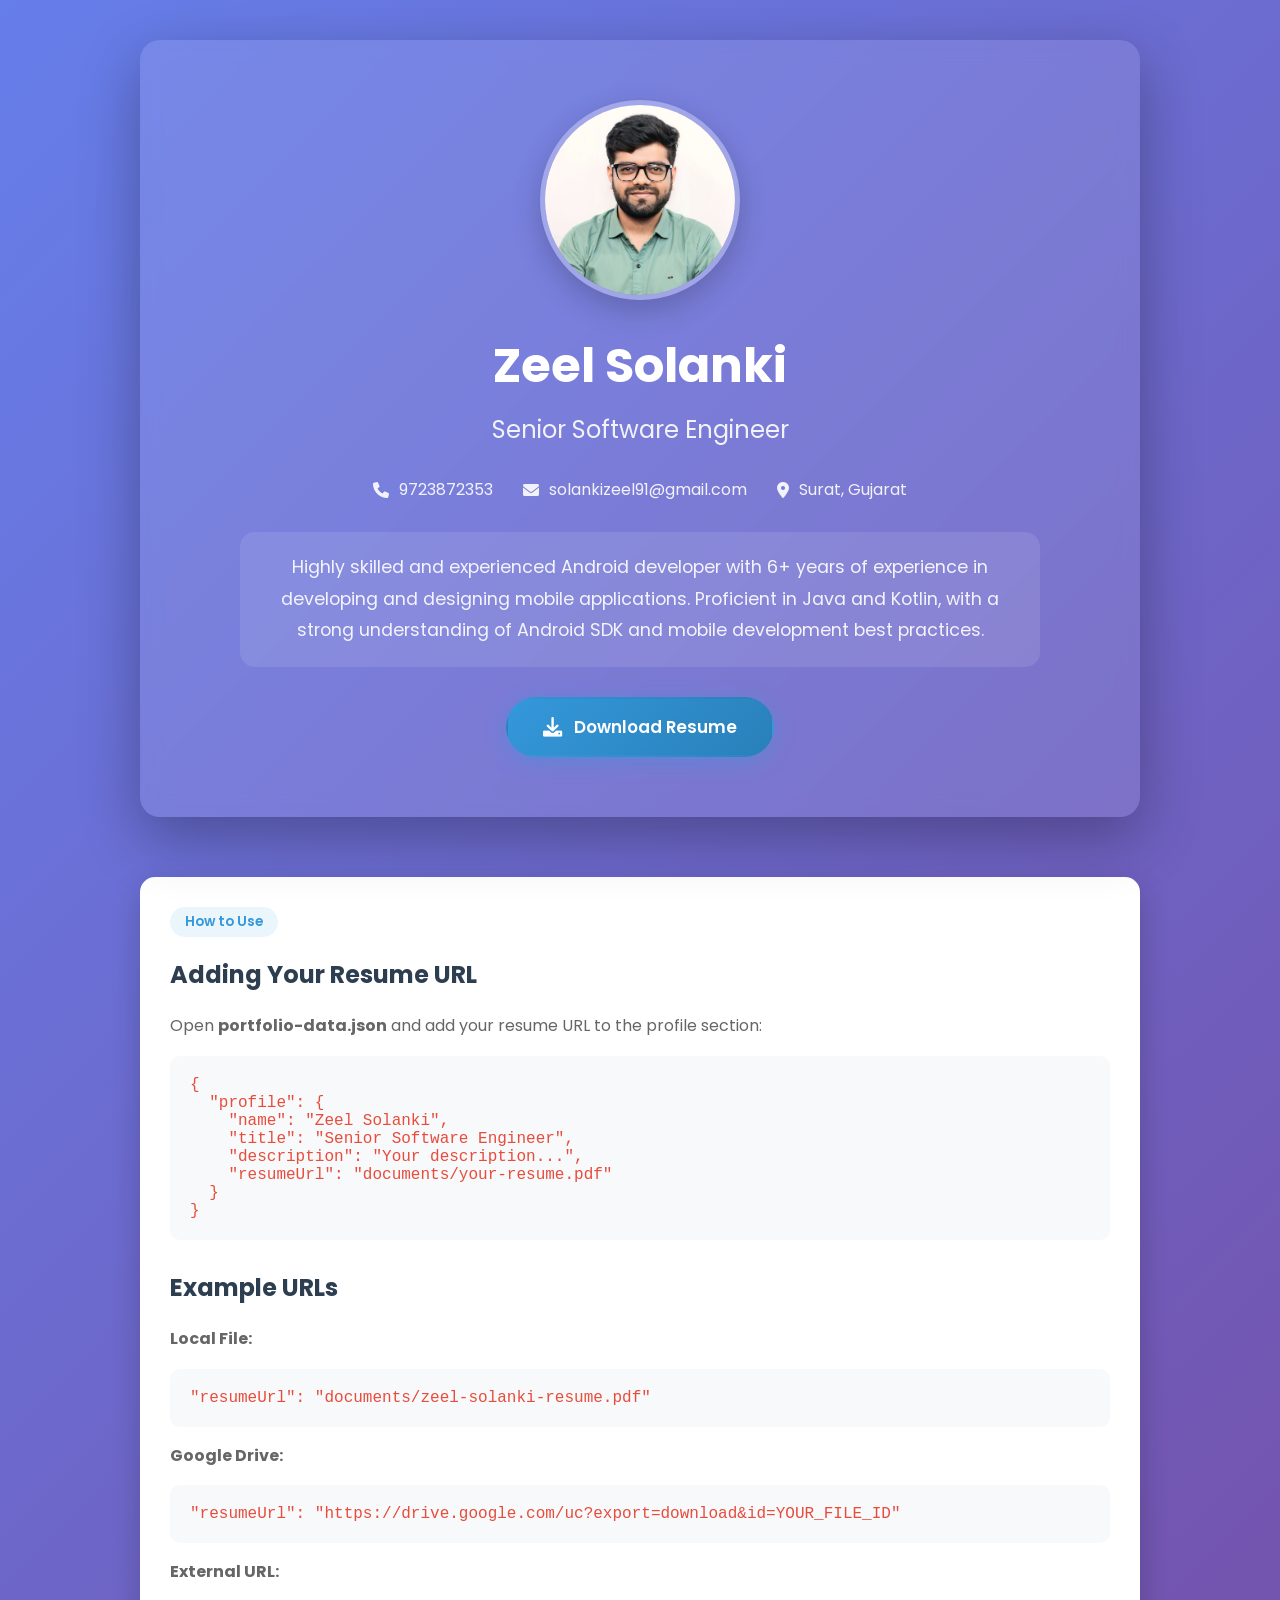
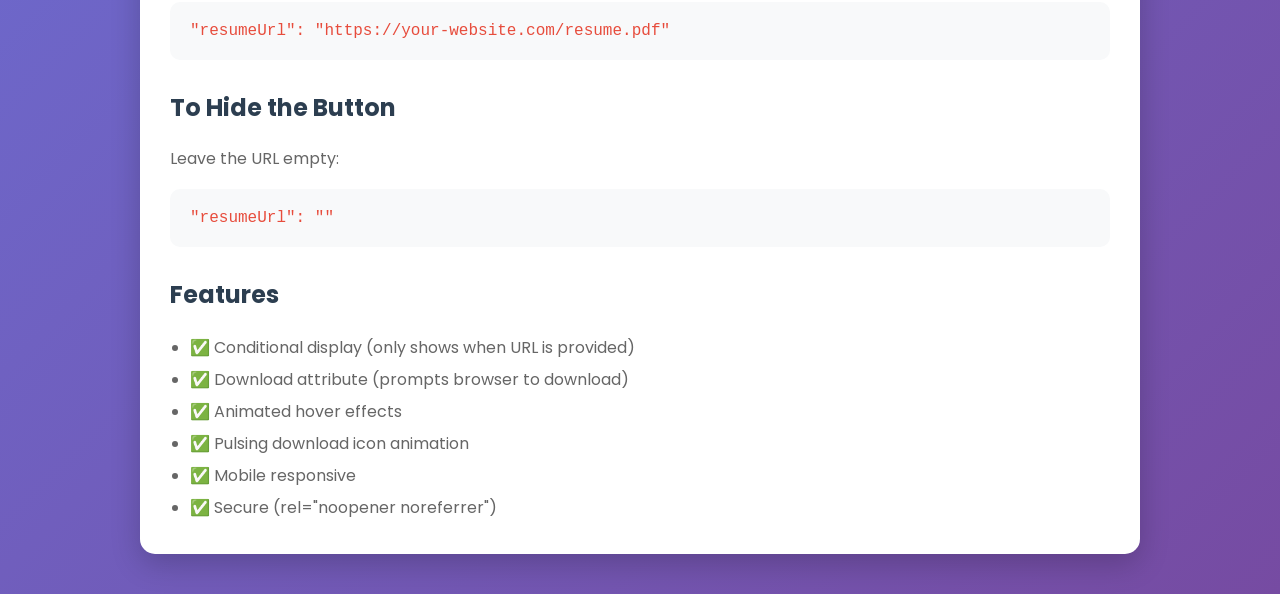
<file: test-download-resume.html>
<!DOCTYPE html>
<html lang="en">
<head>
    <meta charset="UTF-8">
    <meta name="viewport" content="width=device-width, initial-scale=1.0">
    <title>Download Resume Button - Test</title>
    <link href="https://fonts.googleapis.com/css2?family=Poppins:wght@300;400;500;600;700&display=swap" rel="stylesheet">
    <link rel="stylesheet" href="https://cdnjs.cloudflare.com/ajax/libs/font-awesome/6.0.0/css/all.min.css">
    <style>
        * {
            margin: 0;
            padding: 0;
            box-sizing: border-box;
        }

        body {
            font-family: 'Poppins', sans-serif;
            background: linear-gradient(135deg, #667eea 0%, #764ba2 100%);
            min-height: 100vh;
            padding: 40px 20px;
            display: flex;
            align-items: center;
            justify-content: center;
        }

        .container {
            max-width: 1000px;
            width: 100%;
        }

        .hero-content {
            background: rgba(255, 255, 255, 0.1);
            backdrop-filter: blur(10px);
            border-radius: 20px;
            padding: 60px 40px;
            box-shadow: 0 20px 60px rgba(0,0,0,0.3);
            text-align: center;
            color: white;
        }

        .profile-image {
            width: 200px;
            height: 200px;
            border-radius: 50%;
            overflow: hidden;
            margin: 0 auto 30px;
            border: 5px solid rgba(255, 255, 255, 0.3);
            box-shadow: 0 10px 30px rgba(0,0,0,0.2);
        }

        .profile-image img {
            width: 100%;
            height: 100%;
            object-fit: cover;
        }

        h1 {
            font-size: 3rem;
            margin-bottom: 10px;
            font-weight: 700;
        }

        h2 {
            font-size: 1.5rem;
            color: rgba(255, 255, 255, 0.9);
            margin-bottom: 20px;
            font-weight: 400;
        }

        .contact-info {
            display: flex;
            justify-content: center;
            gap: 30px;
            margin: 30px 0;
            flex-wrap: wrap;
        }

        .contact-info p {
            display: flex;
            align-items: center;
            gap: 10px;
            color: rgba(255, 255, 255, 0.9);
        }

        .profile-description {
            max-width: 800px;
            margin: 30px auto 0;
            padding: 20px;
            background: rgba(255, 255, 255, 0.1);
            border-radius: 15px;
        }

        .profile-description p {
            color: rgba(255, 255, 255, 0.9);
            line-height: 1.8;
            font-size: 1.1rem;
        }

        /* Download Resume Button */
        .resume-download {
            margin-top: 30px;
            text-align: center;
        }

        .download-resume-btn {
            display: inline-flex;
            align-items: center;
            gap: 12px;
            padding: 15px 35px;
            background: linear-gradient(135deg, #3498db, #2980b9);
            color: white;
            text-decoration: none;
            border-radius: 50px;
            font-weight: 600;
            font-size: 1.05rem;
            transition: all 0.3s ease;
            box-shadow: 0 5px 20px rgba(52, 152, 219, 0.4);
            border: 2px solid transparent;
        }

        .download-resume-btn:hover {
            background: linear-gradient(135deg, #2980b9, #21618c);
            transform: translateY(-3px);
            box-shadow: 0 8px 25px rgba(52, 152, 219, 0.5);
            border-color: rgba(255, 255, 255, 0.3);
        }

        .download-resume-btn i {
            font-size: 1.2rem;
            transition: transform 0.3s ease;
        }

        .download-resume-btn:hover i {
            transform: translateY(2px);
            animation: downloadPulse 1s ease-in-out infinite;
        }

        @keyframes downloadPulse {
            0%, 100% {
                transform: translateY(2px);
            }
            50% {
                transform: translateY(5px);
            }
        }

        .info-box {
            margin-top: 60px;
            padding: 30px;
            background: white;
            border-radius: 15px;
            box-shadow: 0 10px 30px rgba(0,0,0,0.2);
        }

        .info-box h3 {
            color: #2c3e50;
            margin-bottom: 20px;
            font-size: 1.5rem;
        }

        .info-box pre {
            background: #f8f9fa;
            padding: 20px;
            border-radius: 10px;
            overflow-x: auto;
            margin: 15px 0;
        }

        .info-box code {
            color: #e74c3c;
            font-family: 'Courier New', monospace;
        }

        .info-box p {
            color: #666;
            line-height: 1.8;
            margin-bottom: 15px;
        }

        .label {
            display: inline-block;
            background: rgba(52, 152, 219, 0.1);
            color: #3498db;
            padding: 5px 15px;
            border-radius: 15px;
            font-size: 0.85rem;
            margin-bottom: 20px;
            font-weight: 600;
        }

        @media (max-width: 768px) {
            h1 {
                font-size: 2rem;
            }

            h2 {
                font-size: 1.2rem;
            }

            .contact-info {
                flex-direction: column;
                gap: 15px;
            }

            .download-resume-btn {
                padding: 12px 28px;
                font-size: 0.95rem;
            }
        }
    </style>
</head>
<body>
    <div class="container">
        <div class="hero-content">
            <div class="profile-image">
                <img src="images/profile.jpg" alt="Zeel Solanki" onerror="this.src='https://via.placeholder.com/200'" />
            </div>
            <h1>Zeel Solanki</h1>
            <h2>Senior Software Engineer</h2>
            <div class="contact-info">
                <p><i class="fas fa-phone"></i> 9723872353</p>
                <p><i class="fas fa-envelope"></i> solankizeel91@gmail.com</p>
                <p><i class="fas fa-map-marker-alt"></i> Surat, Gujarat</p>
            </div>
            <div class="profile-description">
                <p>Highly skilled and experienced Android developer with 6+ years of experience in developing and designing mobile applications. Proficient in Java and Kotlin, with a strong understanding of Android SDK and mobile development best practices.</p>
            </div>

            <!-- Download Resume Button -->
            <div class="resume-download">
                <a href="#" class="download-resume-btn" onclick="alert('This is a demo. Add your actual resume URL in portfolio-data.json!'); return false;">
                    <i class="fas fa-download"></i>
                    <span>Download Resume</span>
                </a>
            </div>
        </div>

        <div class="info-box">
            <span class="label">How to Use</span>
            <h3>Adding Your Resume URL</h3>
            <p>Open <strong>portfolio-data.json</strong> and add your resume URL to the profile section:</p>
            <pre><code>{
  "profile": {
    "name": "Zeel Solanki",
    "title": "Senior Software Engineer",
    "description": "Your description...",
    "resumeUrl": "documents/your-resume.pdf"
  }
}</code></pre>

            <h3 style="margin-top: 30px;">Example URLs</h3>

            <p><strong>Local File:</strong></p>
            <pre><code>"resumeUrl": "documents/zeel-solanki-resume.pdf"</code></pre>

            <p><strong>Google Drive:</strong></p>
            <pre><code>"resumeUrl": "https://drive.google.com/uc?export=download&id=YOUR_FILE_ID"</code></pre>

            <p><strong>External URL:</strong></p>
            <pre><code>"resumeUrl": "https://your-website.com/resume.pdf"</code></pre>

            <h3 style="margin-top: 30px;">To Hide the Button</h3>
            <p>Leave the URL empty:</p>
            <pre><code>"resumeUrl": ""</code></pre>

            <h3 style="margin-top: 30px;">Features</h3>
            <ul style="color: #666; line-height: 2; margin-left: 20px;">
                <li>✅ Conditional display (only shows when URL is provided)</li>
                <li>✅ Download attribute (prompts browser to download)</li>
                <li>✅ Animated hover effects</li>
                <li>✅ Pulsing download icon animation</li>
                <li>✅ Mobile responsive</li>
                <li>✅ Secure (rel="noopener noreferrer")</li>
            </ul>
        </div>
    </div>
</body>
</html>
</file>
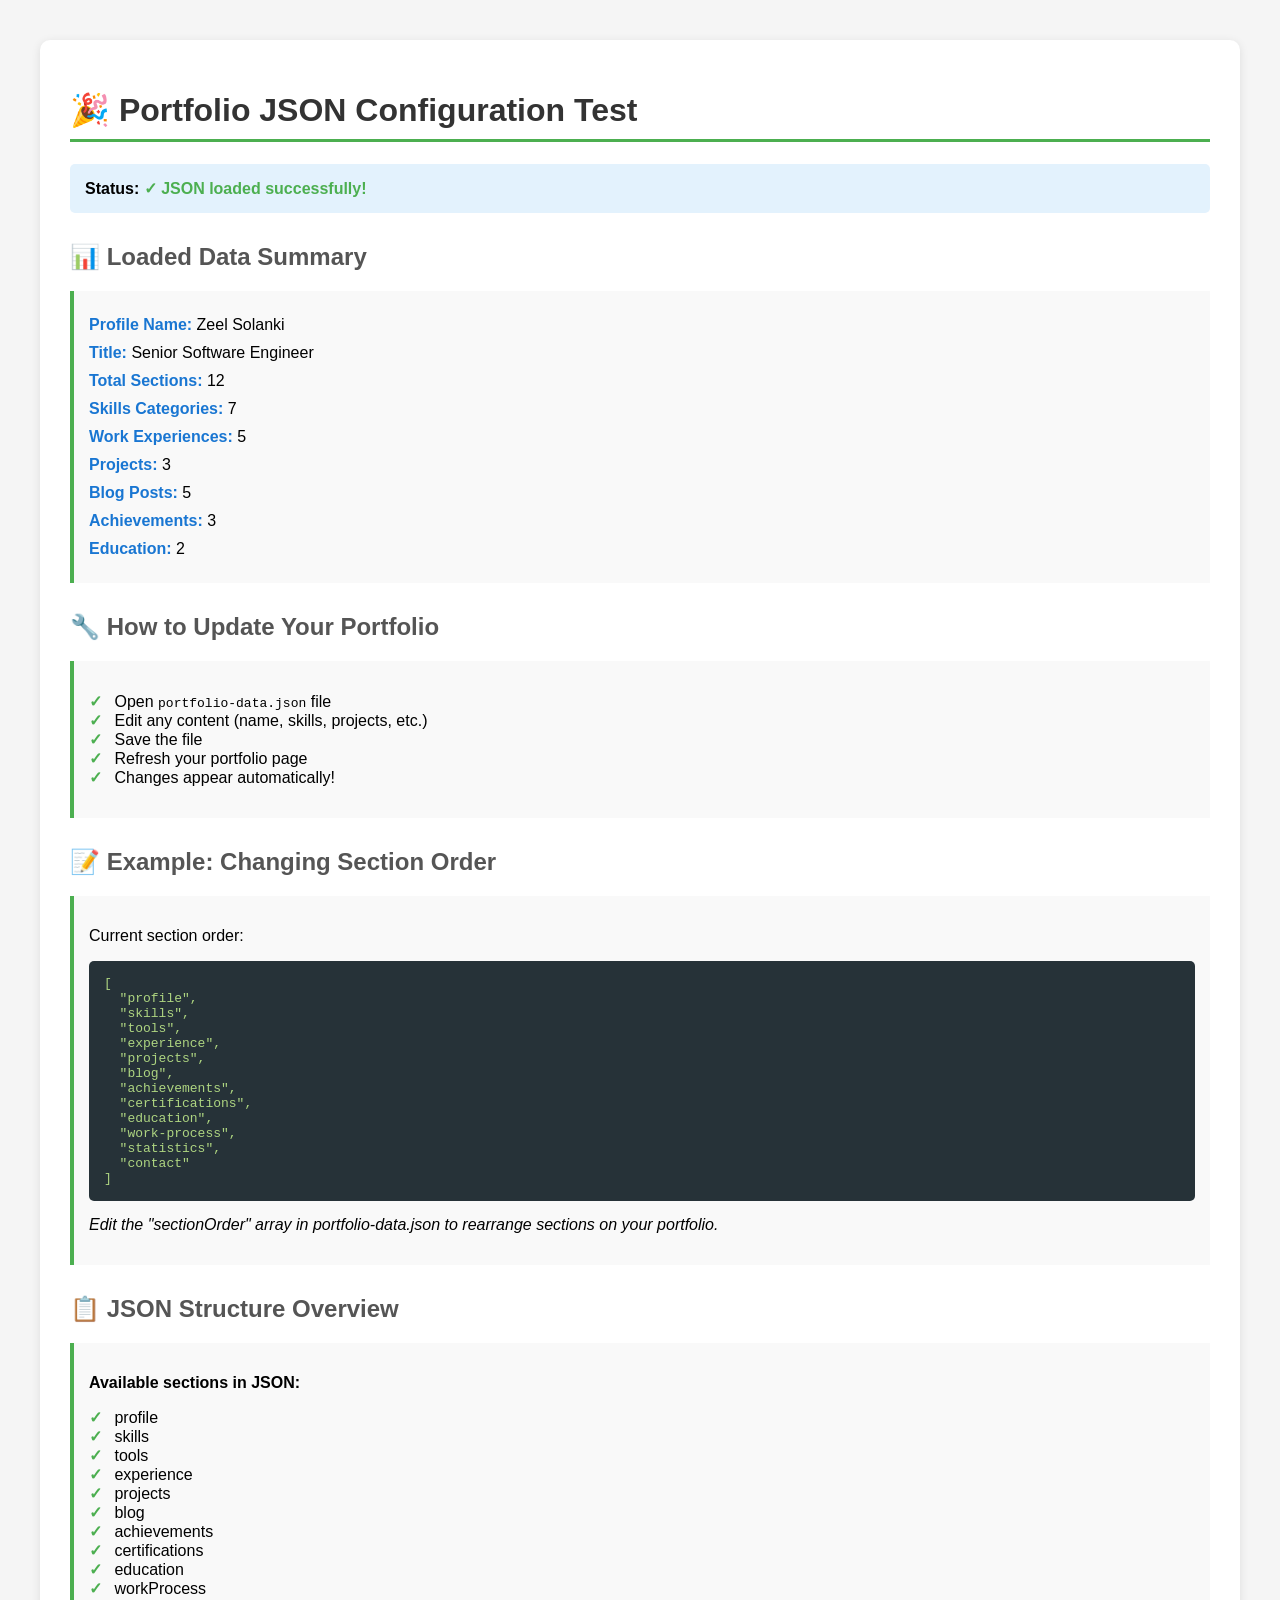
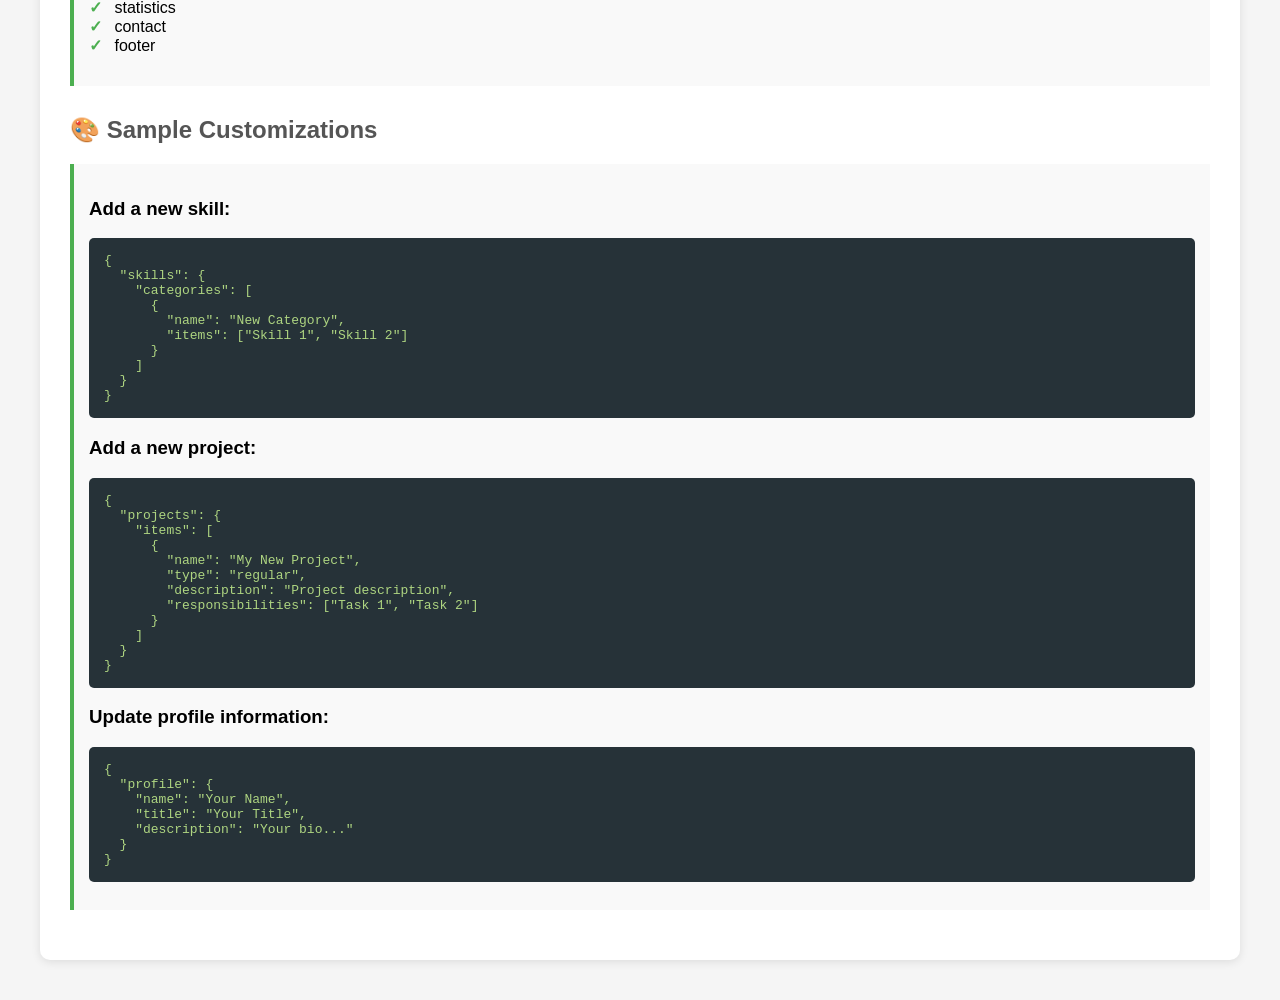
<file: test-json.html>
<!DOCTYPE html>
<html lang="en">
<head>
    <meta charset="UTF-8">
    <meta name="viewport" content="width=device-width, initial-scale=1.0">
    <title>Portfolio JSON Test</title>
    <style>
        body {
            font-family: Arial, sans-serif;
            max-width: 1200px;
            margin: 20px auto;
            padding: 20px;
            background: #f5f5f5;
        }
        .container {
            background: white;
            padding: 30px;
            border-radius: 10px;
            box-shadow: 0 2px 10px rgba(0,0,0,0.1);
        }
        h1 {
            color: #333;
            border-bottom: 3px solid #4CAF50;
            padding-bottom: 10px;
        }
        h2 {
            color: #555;
            margin-top: 30px;
        }
        .section {
            margin: 20px 0;
            padding: 15px;
            background: #f9f9f9;
            border-left: 4px solid #4CAF50;
        }
        .success {
            color: #4CAF50;
            font-weight: bold;
        }
        .error {
            color: #f44336;
            font-weight: bold;
        }
        .info {
            background: #e3f2fd;
            padding: 15px;
            border-radius: 5px;
            margin: 15px 0;
        }
        pre {
            background: #263238;
            color: #aed581;
            padding: 15px;
            border-radius: 5px;
            overflow-x: auto;
        }
        .data-display {
            margin: 10px 0;
        }
        .data-display strong {
            color: #1976d2;
        }
        ul {
            list-style-type: none;
            padding-left: 0;
        }
        li:before {
            content: "✓ ";
            color: #4CAF50;
            font-weight: bold;
            margin-right: 8px;
        }
    </style>
</head>
<body>
    <div class="container">
        <h1>🎉 Portfolio JSON Configuration Test</h1>

        <div class="info">
            <strong>Status:</strong> <span id="loadStatus">Loading...</span>
        </div>

        <h2>📊 Loaded Data Summary</h2>
        <div id="dataSummary" class="section">
            <p>Loading data from portfolio-data.json...</p>
        </div>

        <h2>🔧 How to Update Your Portfolio</h2>
        <div class="section">
            <ul>
                <li>Open <code>portfolio-data.json</code> file</li>
                <li>Edit any content (name, skills, projects, etc.)</li>
                <li>Save the file</li>
                <li>Refresh your portfolio page</li>
                <li>Changes appear automatically!</li>
            </ul>
        </div>

        <h2>📝 Example: Changing Section Order</h2>
        <div class="section">
            <p>Current section order:</p>
            <div id="sectionOrder"></div>
            <p style="margin-top: 15px;"><em>Edit the "sectionOrder" array in portfolio-data.json to rearrange sections on your portfolio.</em></p>
        </div>

        <h2>📋 JSON Structure Overview</h2>
        <div id="structureOverview" class="section"></div>

        <h2>🎨 Sample Customizations</h2>
        <div class="section">
            <h3>Add a new skill:</h3>
            <pre>{
  "skills": {
    "categories": [
      {
        "name": "New Category",
        "items": ["Skill 1", "Skill 2"]
      }
    ]
  }
}</pre>

            <h3>Add a new project:</h3>
            <pre>{
  "projects": {
    "items": [
      {
        "name": "My New Project",
        "type": "regular",
        "description": "Project description",
        "responsibilities": ["Task 1", "Task 2"]
      }
    ]
  }
}</pre>

            <h3>Update profile information:</h3>
            <pre>{
  "profile": {
    "name": "Your Name",
    "title": "Your Title",
    "description": "Your bio..."
  }
}</pre>
        </div>
    </div>

    <script>
        async function testPortfolioData() {
            try {
                const response = await fetch('portfolio-data.json');
                const data = await response.json();

                // Update status
                document.getElementById('loadStatus').innerHTML = '<span class="success">✓ JSON loaded successfully!</span>';

                // Display summary
                const summary = document.getElementById('dataSummary');
                summary.innerHTML = `
                    <div class="data-display"><strong>Profile Name:</strong> ${data.profile.name}</div>
                    <div class="data-display"><strong>Title:</strong> ${data.profile.title}</div>
                    <div class="data-display"><strong>Total Sections:</strong> ${data.sectionOrder.length}</div>
                    <div class="data-display"><strong>Skills Categories:</strong> ${data.skills.categories.length}</div>
                    <div class="data-display"><strong>Work Experiences:</strong> ${data.experience.jobs.length}</div>
                    <div class="data-display"><strong>Projects:</strong> ${data.projects.items.length}</div>
                    <div class="data-display"><strong>Blog Posts:</strong> ${data.blog.posts.length}</div>
                    <div class="data-display"><strong>Achievements:</strong> ${data.achievements.items.length}</div>
                    <div class="data-display"><strong>Education:</strong> ${data.education.items.length}</div>
                `;

                // Display section order
                const sectionOrder = document.getElementById('sectionOrder');
                sectionOrder.innerHTML = '<pre>' + JSON.stringify(data.sectionOrder, null, 2) + '</pre>';

                // Display structure overview
                const structure = document.getElementById('structureOverview');
                const sections = Object.keys(data).filter(key => !['meta', 'sectionOrder', 'navigation'].includes(key));
                structure.innerHTML = `
                    <p><strong>Available sections in JSON:</strong></p>
                    <ul>
                        ${sections.map(section => `<li>${section}</li>`).join('')}
                    </ul>
                `;

            } catch (error) {
                document.getElementById('loadStatus').innerHTML = '<span class="error">✗ Error loading JSON: ' + error.message + '</span>';
                console.error('Error:', error);
            }
        }

        // Run test on page load
        testPortfolioData();
    </script>
</body>
</html>
</file>
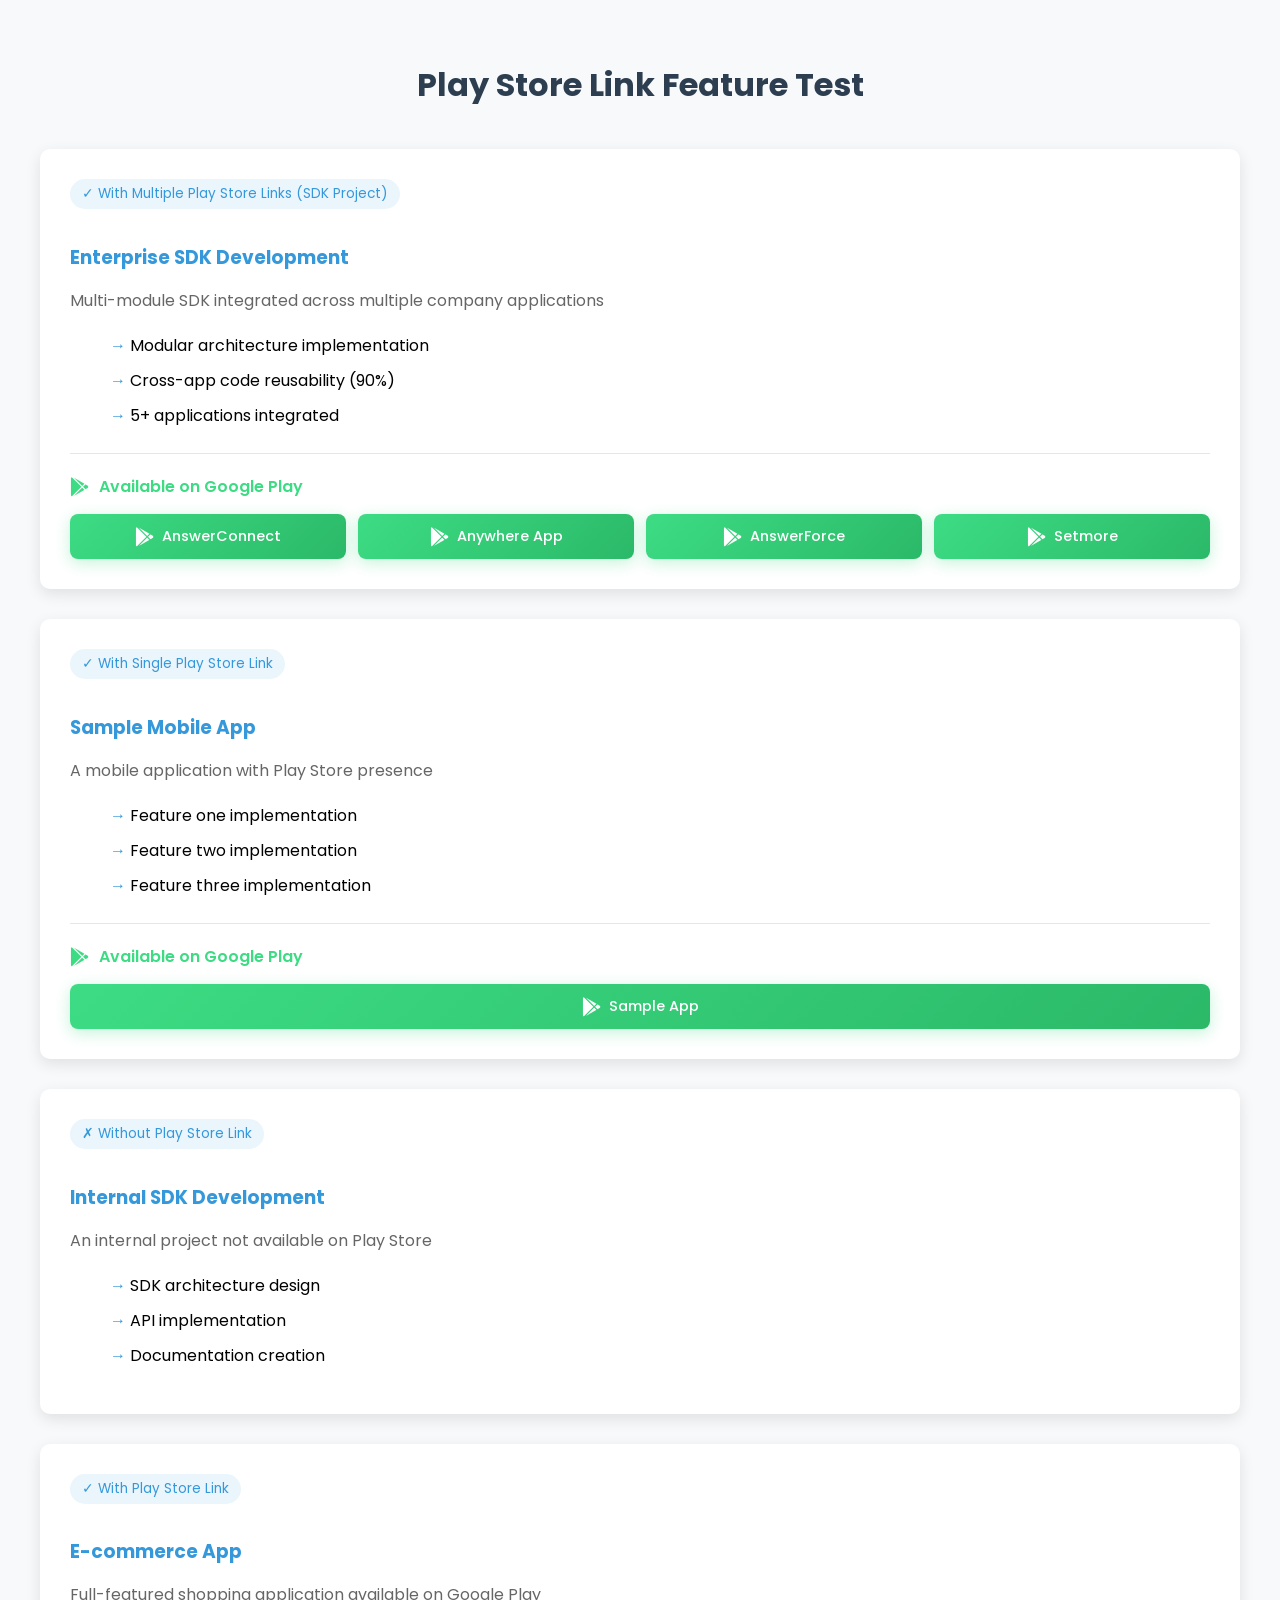
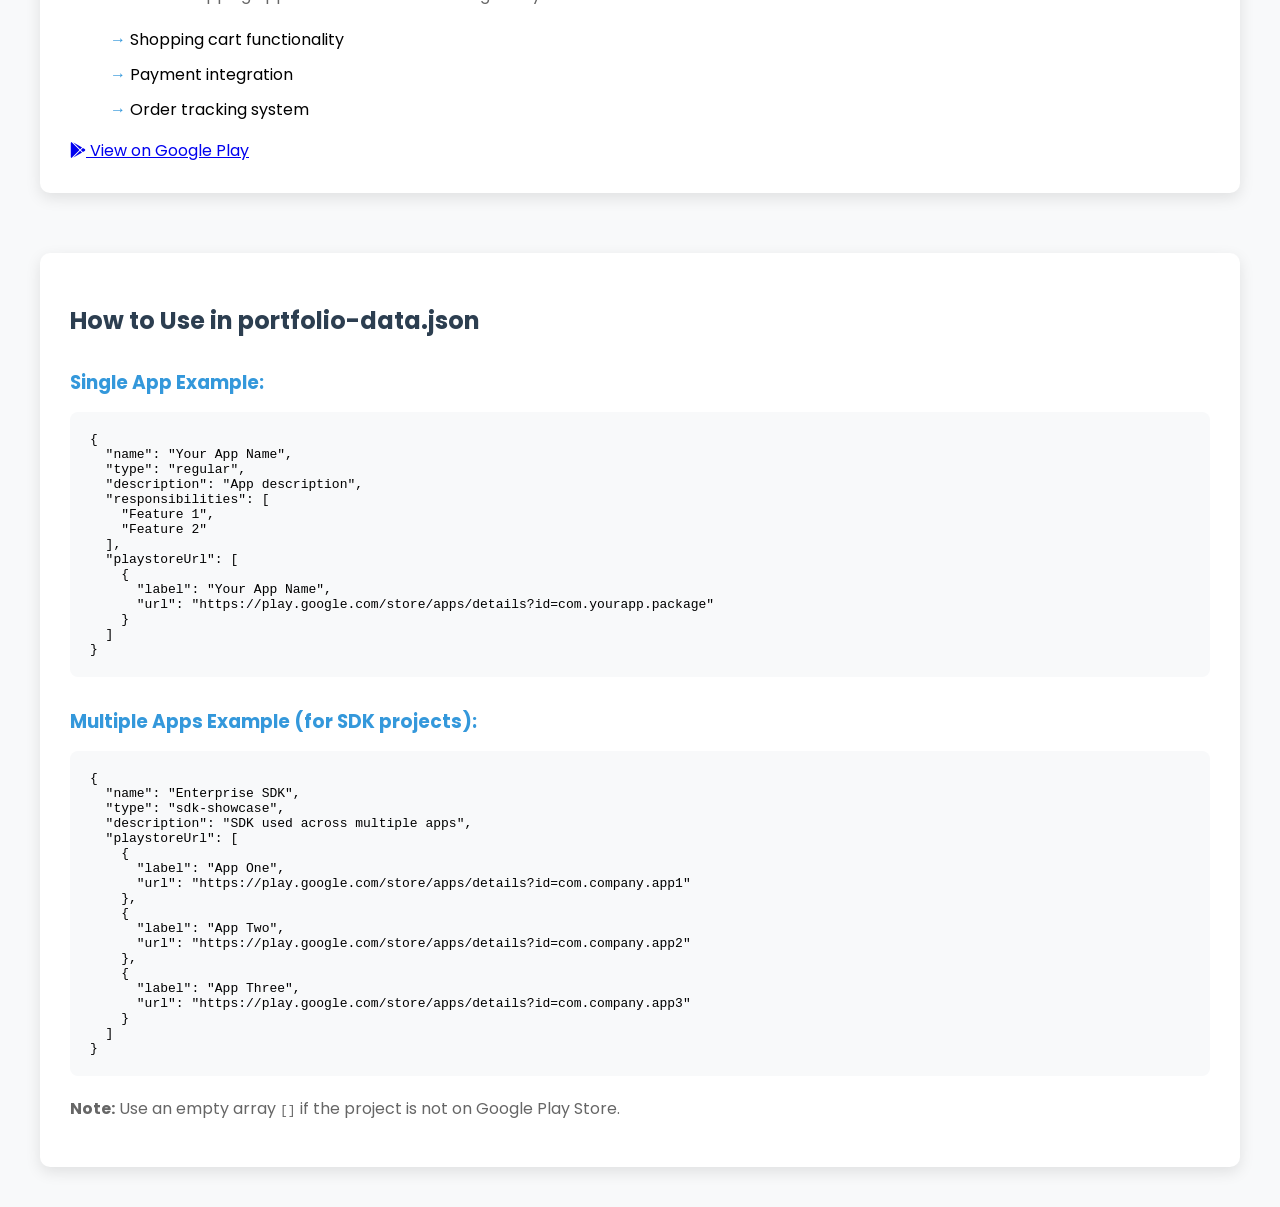
<file: test-playstore-link.html>
<!DOCTYPE html>
<html lang="en">
<head>
    <meta charset="UTF-8">
    <meta name="viewport" content="width=device-width, initial-scale=1.0">
    <title>Play Store Link Test</title>
    <link href="https://fonts.googleapis.com/css2?family=Poppins:wght@300;400;500;600;700&display=swap" rel="stylesheet">
    <link rel="stylesheet" href="https://cdnjs.cloudflare.com/ajax/libs/font-awesome/6.0.0/css/all.min.css">
    <style>
        body {
            font-family: 'Poppins', sans-serif;
            background: #f8f9fa;
            padding: 40px;
            max-width: 1200px;
            margin: 0 auto;
        }

        h1 {
            text-align: center;
            color: #2c3e50;
            margin-bottom: 40px;
        }

        .test-container {
            display: grid;
            gap: 30px;
        }

        .project-card {
            background: white;
            padding: 30px;
            border-radius: 10px;
            box-shadow: 0 5px 15px rgba(0,0,0,0.1);
            transition: transform 0.3s ease;
        }

        .project-card:hover {
            transform: translateY(-5px);
        }

        .project-card h3 {
            color: #3498db;
            margin-bottom: 15px;
        }

        .project-card p {
            color: #666;
            margin-bottom: 20px;
        }

        .project-card ul {
            list-style: none;
            margin-left: 20px;
        }

        .project-card li {
            margin-bottom: 10px;
            position: relative;
        }

        .project-card li::before {
            content: '→';
            color: #3498db;
            position: absolute;
            left: -20px;
        }

        /* Play Store Links Styles */
        .playstore-links {
            margin-top: 25px;
            padding-top: 20px;
            border-top: 1px solid rgba(52, 152, 219, 0.2);
        }

        .playstore-links-header {
            display: flex;
            align-items: center;
            gap: 10px;
            margin-bottom: 15px;
            color: #3DDC84;
            font-weight: 600;
            font-size: 1rem;
        }

        .playstore-links-header i {
            font-size: 1.2rem;
        }

        .playstore-links-grid {
            display: grid;
            grid-template-columns: repeat(auto-fit, minmax(200px, 1fr));
            gap: 12px;
        }

        .playstore-link-item {
            display: flex;
            align-items: center;
            justify-content: center;
            gap: 8px;
            padding: 12px 20px;
            background: linear-gradient(135deg, #3DDC84, #2BB968);
            color: white;
            text-decoration: none;
            border-radius: 8px;
            font-weight: 500;
            font-size: 0.9rem;
            transition: all 0.3s ease;
            box-shadow: 0 4px 15px rgba(61, 220, 132, 0.3);
        }

        .playstore-link-item:hover {
            background: linear-gradient(135deg, #2BB968, #229954);
            transform: translateY(-3px);
            box-shadow: 0 6px 20px rgba(61, 220, 132, 0.4);
        }

        .playstore-link-item i {
            font-size: 1.2rem;
            transition: transform 0.3s ease;
        }

        .playstore-link-item:hover i {
            transform: scale(1.1);
        }

        /* Responsive adjustments for mobile */
        @media (max-width: 768px) {
            .playstore-links-grid {
                grid-template-columns: 1fr;
            }
        }

        .label {
            background: rgba(52, 152, 219, 0.1);
            color: #3498db;
            padding: 5px 12px;
            border-radius: 15px;
            font-size: 0.85rem;
            display: inline-block;
            margin-bottom: 15px;
        }
    </style>
</head>
<body>
    <h1>Play Store Link Feature Test</h1>

    <div class="test-container">
        <!-- Project WITH Multiple Play Store Links -->
        <div class="project-card">
            <span class="label">✓ With Multiple Play Store Links (SDK Project)</span>
            <h3>Enterprise SDK Development</h3>
            <p>Multi-module SDK integrated across multiple company applications</p>
            <ul>
                <li>Modular architecture implementation</li>
                <li>Cross-app code reusability (90%)</li>
                <li>5+ applications integrated</li>
            </ul>
            <div class="playstore-links">
                <div class="playstore-links-header">
                    <i class="fab fa-google-play"></i>
                    <span>Available on Google Play</span>
                </div>
                <div class="playstore-links-grid">
                    <a href="https://play.google.com/store/apps/details?id=com.answerconnect.mobile" target="_blank" rel="noopener noreferrer" class="playstore-link-item">
                        <i class="fab fa-google-play"></i>
                        <span>AnswerConnect</span>
                    </a>
                    <a href="https://play.google.com/store/apps/details?id=com.anywhere.app" target="_blank" rel="noopener noreferrer" class="playstore-link-item">
                        <i class="fab fa-google-play"></i>
                        <span>Anywhere App</span>
                    </a>
                    <a href="https://play.google.com/store/apps/details?id=com.answerforce.mobile" target="_blank" rel="noopener noreferrer" class="playstore-link-item">
                        <i class="fab fa-google-play"></i>
                        <span>AnswerForce</span>
                    </a>
                    <a href="https://play.google.com/store/apps/details?id=com.setmore.mobile" target="_blank" rel="noopener noreferrer" class="playstore-link-item">
                        <i class="fab fa-google-play"></i>
                        <span>Setmore</span>
                    </a>
                </div>
            </div>
        </div>

        <!-- Project WITH Single Play Store Link -->
        <div class="project-card">
            <span class="label">✓ With Single Play Store Link</span>
            <h3>Sample Mobile App</h3>
            <p>A mobile application with Play Store presence</p>
            <ul>
                <li>Feature one implementation</li>
                <li>Feature two implementation</li>
                <li>Feature three implementation</li>
            </ul>
            <div class="playstore-links">
                <div class="playstore-links-header">
                    <i class="fab fa-google-play"></i>
                    <span>Available on Google Play</span>
                </div>
                <div class="playstore-links-grid">
                    <a href="https://play.google.com/store/apps/details?id=com.example.app" target="_blank" rel="noopener noreferrer" class="playstore-link-item">
                        <i class="fab fa-google-play"></i>
                        <span>Sample App</span>
                    </a>
                </div>
            </div>
        </div>

        <!-- Project WITHOUT Play Store Link -->
        <div class="project-card">
            <span class="label">✗ Without Play Store Link</span>
            <h3>Internal SDK Development</h3>
            <p>An internal project not available on Play Store</p>
            <ul>
                <li>SDK architecture design</li>
                <li>API implementation</li>
                <li>Documentation creation</li>
            </ul>
            <!-- No Play Store link here - this is intentional -->
        </div>

        <!-- Another Project WITH Play Store Link -->
        <div class="project-card">
            <span class="label">✓ With Play Store Link</span>
            <h3>E-commerce App</h3>
            <p>Full-featured shopping application available on Google Play</p>
            <ul>
                <li>Shopping cart functionality</li>
                <li>Payment integration</li>
                <li>Order tracking system</li>
            </ul>
            <div class="playstore-link">
                <a href="https://play.google.com/store/apps/details?id=com.example.shop" target="_blank" rel="noopener noreferrer">
                    <i class="fab fa-google-play"></i>
                    <span>View on Google Play</span>
                </a>
            </div>
        </div>
    </div>

    <div style="margin-top: 60px; padding: 30px; background: white; border-radius: 10px; box-shadow: 0 5px 15px rgba(0,0,0,0.1);">
        <h2 style="color: #2c3e50; margin-bottom: 20px;">How to Use in portfolio-data.json</h2>

        <h3 style="color: #3498db; margin-top: 30px; margin-bottom: 15px;">Single App Example:</h3>
        <pre style="background: #f8f9fa; padding: 20px; border-radius: 8px; overflow-x: auto;"><code>{
  "name": "Your App Name",
  "type": "regular",
  "description": "App description",
  "responsibilities": [
    "Feature 1",
    "Feature 2"
  ],
  "playstoreUrl": [
    {
      "label": "Your App Name",
      "url": "https://play.google.com/store/apps/details?id=com.yourapp.package"
    }
  ]
}</code></pre>

        <h3 style="color: #3498db; margin-top: 30px; margin-bottom: 15px;">Multiple Apps Example (for SDK projects):</h3>
        <pre style="background: #f8f9fa; padding: 20px; border-radius: 8px; overflow-x: auto;"><code>{
  "name": "Enterprise SDK",
  "type": "sdk-showcase",
  "description": "SDK used across multiple apps",
  "playstoreUrl": [
    {
      "label": "App One",
      "url": "https://play.google.com/store/apps/details?id=com.company.app1"
    },
    {
      "label": "App Two",
      "url": "https://play.google.com/store/apps/details?id=com.company.app2"
    },
    {
      "label": "App Three",
      "url": "https://play.google.com/store/apps/details?id=com.company.app3"
    }
  ]
}</code></pre>
        <p style="color: #666; margin-top: 20px;">
            <strong>Note:</strong> Use an empty array <code>[]</code> if the project is not on Google Play Store.
        </p>
    </div>
</body>
</html>
</file>
<file: styles-new.css>
/* ========================================
   MODERN PROFESSIONAL PORTFOLIO STYLES
   ======================================== */

/* ========================================
   1. CSS VARIABLES & RESET
   ======================================== */

:root {
    /* Colors */
    --color-primary: #2563eb;
    --color-primary-dark: #1e40af;
    --color-primary-light: #3b82f6;
    --color-accent: #06b6d4;
    --color-text-primary: #0f172a;
    --color-text-secondary: #475569;
    --color-text-muted: #64748b;
    --color-bg-primary: #ffffff;
    --color-bg-secondary: #f8fafc;
    --color-bg-tertiary: #f1f5f9;
    --color-border: #e2e8f0;
    --color-success: #10b981;
    --color-error: #ef4444;

    /* Typography */
    --font-primary: 'Inter', -apple-system, BlinkMacSystemFont, 'Segoe UI', sans-serif;
    --font-mono: 'JetBrains Mono', 'Courier New', monospace;

    /* Spacing */
    --spacing-xs: 0.5rem;
    --spacing-sm: 1rem;
    --spacing-md: 1.5rem;
    --spacing-lg: 2rem;
    --spacing-xl: 3rem;
    --spacing-2xl: 4rem;
    --spacing-3xl: 6rem;

    /* Border Radius */
    --radius-sm: 0.375rem;
    --radius-md: 0.5rem;
    --radius-lg: 0.75rem;
    --radius-xl: 1rem;

    /* Shadows */
    --shadow-sm: 0 1px 2px 0 rgba(0, 0, 0, 0.05);
    --shadow-md: 0 4px 6px -1px rgba(0, 0, 0, 0.1);
    --shadow-lg: 0 10px 15px -3px rgba(0, 0, 0, 0.1);
    --shadow-xl: 0 20px 25px -5px rgba(0, 0, 0, 0.1);

    /* Transitions */
    --transition-fast: 150ms ease;
    --transition-base: 250ms ease;
    --transition-slow: 350ms ease;
}

* {
    margin: 0;
    padding: 0;
    box-sizing: border-box;
}

html {
    scroll-behavior: smooth;
    font-size: 16px;
}

body {
    font-family: var(--font-primary);
    color: var(--color-text-primary);
    background-color: var(--color-bg-primary);
    line-height: 1.6;
    -webkit-font-smoothing: antialiased;
    -moz-osx-font-smoothing: grayscale;
}

/* ========================================
   2. TYPOGRAPHY
   ======================================== */

h1, h2, h3, h4, h5, h6 {
    font-weight: 700;
    line-height: 1.2;
    color: var(--color-text-primary);
}

h1 {
    font-size: clamp(2.5rem, 5vw, 4rem);
}

h2 {
    font-size: clamp(2rem, 4vw, 3rem);
}

h3 {
    font-size: clamp(1.5rem, 3vw, 2rem);
}

h4 {
    font-size: clamp(1.25rem, 2.5vw, 1.5rem);
}

p {
    margin-bottom: var(--spacing-md);
    color: var(--color-text-secondary);
}

.lead {
    font-size: 1.25rem;
    font-weight: 500;
    color: var(--color-text-primary);
    line-height: 1.7;
}

a {
    color: var(--color-primary);
    text-decoration: none;
    transition: color var(--transition-base);
}

a:hover {
    color: var(--color-primary-dark);
}

code {
    font-family: var(--font-mono);
    background: var(--color-bg-tertiary);
    padding: 0.25rem 0.5rem;
    border-radius: var(--radius-sm);
    font-size: 0.875rem;
    color: var(--color-primary);
    display: block;
    overflow-x: auto;
    white-space: pre;
    margin: var(--spacing-sm) 0;
    line-height: 1.5;
}

/* ========================================
   3. LAYOUT & CONTAINERS
   ======================================== */

.container {
    max-width: 1200px;
    margin: 0 auto;
    padding: 0 var(--spacing-md);
}

section {
    padding: var(--spacing-3xl) 0;
}

.section-title {
    text-align: center;
    margin-bottom: var(--spacing-sm);
    position: relative;
    display: inline-block;
    left: 50%;
    transform: translateX(-50%);
}

.section-title::after {
    content: '';
    position: absolute;
    bottom: -0.5rem;
    left: 50%;
    transform: translateX(-50%);
    width: 60px;
    height: 4px;
    background: linear-gradient(90deg, var(--color-primary), var(--color-accent));
    border-radius: 2px;
}

.section-subtitle {
    text-align: center;
    color: var(--color-text-secondary);
    font-size: 1.125rem;
    margin-bottom: var(--spacing-xl);
    max-width: 700px;
    margin-left: auto;
    margin-right: auto;
}

/* ========================================
   4. NAVIGATION
   ======================================== */

.main-nav {
    position: fixed;
    top: 0;
    left: 0;
    right: 0;
    background: rgba(255, 255, 255, 0.95);
    backdrop-filter: blur(10px);
    border-bottom: 1px solid var(--color-border);
    z-index: 1000;
    transition: transform var(--transition-base);
}

.nav-container {
    max-width: 1400px;
    margin: 0 auto;
    padding: var(--spacing-md) var(--spacing-md);
    display: flex;
    justify-content: space-between;
    align-items: center;
}

.logo {
    font-size: 1.5rem;
    font-weight: 700;
    color: var(--color-primary);
    text-decoration: none;
}

.nav-links {
    display: flex;
    gap: var(--spacing-lg);
    align-items: center;
}

.nav-links a {
    color: var(--color-text-primary);
    font-weight: 500;
    font-size: 0.9375rem;
    transition: color var(--transition-base);
}

.nav-links a:hover {
    color: var(--color-primary);
}

.mobile-menu-toggle {
    display: none;
    flex-direction: column;
    gap: 0.375rem;
    background: none;
    border: none;
    cursor: pointer;
    padding: 0.5rem;
}

.mobile-menu-toggle span {
    display: block;
    width: 1.5rem;
    height: 2px;
    background: var(--color-text-primary);
    transition: all var(--transition-base);
}

/* ========================================
   5. BUTTONS & CTAs
   ======================================== */

.btn {
    display: inline-flex;
    align-items: center;
    gap: var(--spacing-xs);
    padding: 0.75rem 1.5rem;
    border-radius: var(--radius-md);
    font-weight: 600;
    font-size: 0.9375rem;
    transition: all var(--transition-base);
    cursor: pointer;
    border: 2px solid transparent;
    text-decoration: none;
}

.btn-primary {
    background: var(--color-primary);
    color: white;
}

.btn-primary:hover {
    background: var(--color-primary-dark);
    transform: translateY(-2px);
    box-shadow: var(--shadow-lg);
}

.btn-secondary {
    background: transparent;
    color: var(--color-primary);
    border-color: var(--color-primary);
}

.btn-secondary:hover {
    background: var(--color-primary);
    color: white;
    transform: translateY(-2px);
}

.btn-large {
    padding: 1rem 2rem;
    font-size: 1.0625rem;
}

.cta-btn {
    background: var(--color-primary);
    color: white !important;
    padding: 0.625rem 1.25rem;
    border-radius: var(--radius-md);
}

.cta-btn:hover {
    background: var(--color-primary-dark);
    color: white !important;
}

/* ========================================
   6. HERO SECTION
   ======================================== */

.hero-section {
    min-height: 100vh;
    display: flex;
    align-items: center;
    justify-content: center;
    background: linear-gradient(135deg, #f8fafc 0%, #e0f2fe 100%);
    position: relative;
    padding-top: 80px;
}

.hero-content {
    text-align: center;
    max-width: 900px;
}

.hero-label {
    display: inline-block;
    background: var(--color-bg-tertiary);
    color: var(--color-primary);
    padding: 0.5rem 1rem;
    border-radius: 2rem;
    font-weight: 600;
    font-size: 0.875rem;
    margin-bottom: var(--spacing-md);
    text-transform: uppercase;
    letter-spacing: 0.05em;
}

.hero-title {
    margin-bottom: var(--spacing-md);
    line-height: 1.1;
}

.gradient-text {
    background: linear-gradient(90deg, var(--color-primary), var(--color-accent));
    -webkit-background-clip: text;
    -webkit-text-fill-color: transparent;
    background-clip: text;
}

.hero-subtitle {
    font-size: 1.25rem;
    color: var(--color-text-secondary);
    margin-bottom: var(--spacing-xl);
    max-width: 700px;
    margin-left: auto;
    margin-right: auto;
}

.hero-cta {
    display: flex;
    gap: var(--spacing-md);
    justify-content: center;
    margin-bottom: var(--spacing-2xl);
}

.hero-stats {
    display: flex;
    gap: var(--spacing-xl);
    justify-content: center;
    flex-wrap: wrap;
}

.stat-item {
    display: flex;
    flex-direction: column;
    align-items: center;
}

.stat-number {
    font-size: 2.5rem;
    font-weight: 700;
    color: var(--color-primary);
    line-height: 1;
}

.stat-label {
    font-size: 0.875rem;
    color: var(--color-text-muted);
    text-transform: uppercase;
    letter-spacing: 0.05em;
    margin-top: 0.5rem;
}

.scroll-indicator {
    position: absolute;
    bottom: var(--spacing-lg);
    left: 50%;
    transform: translateX(-50%);
    animation: bounce 2s infinite;
}

.scroll-indicator span {
    display: block;
    width: 24px;
    height: 36px;
    border: 2px solid var(--color-primary);
    border-radius: 1rem;
    position: relative;
}

.scroll-indicator span::before {
    content: '';
    position: absolute;
    top: 6px;
    left: 50%;
    transform: translateX(-50%);
    width: 4px;
    height: 8px;
    background: var(--color-primary);
    border-radius: 2px;
    animation: scroll 2s infinite;
}

@keyframes bounce {
    0%, 100% { transform: translateX(-50%) translateY(0); }
    50% { transform: translateX(-50%) translateY(-10px); }
}

@keyframes scroll {
    0% { opacity: 1; transform: translateX(-50%) translateY(0); }
    100% { opacity: 0; transform: translateX(-50%) translateY(12px); }
}

/* ========================================
   7. ABOUT SECTION
   ======================================== */

.about-section {
    background: var(--color-bg-primary);
}

.about-content {
    display: grid;
    grid-template-columns: 2fr 1fr;
    gap: var(--spacing-2xl);
    align-items: start;
}

.about-text p {
    font-size: 1.0625rem;
    line-height: 1.8;
}

.about-text strong {
    color: var(--color-primary);
    font-weight: 600;
}

.about-highlights {
    margin-top: var(--spacing-lg);
    display: flex;
    flex-direction: column;
    gap: var(--spacing-sm);
}

.highlight-item {
    display: flex;
    align-items: flex-start;
    gap: var(--spacing-sm);
}

.highlight-item i {
    color: var(--color-success);
    margin-top: 0.25rem;
    flex-shrink: 0;
}

.profile-card {
    background: white;
    border-radius: var(--radius-xl);
    overflow: hidden;
    box-shadow: var(--shadow-xl);
    position: sticky;
    top: 100px;
}

.profile-card img {
    width: 100%;
    height: 350px;
    object-fit: cover;
}

.profile-info {
    padding: var(--spacing-lg);
    text-align: center;
}

.profile-info h3 {
    margin-bottom: 0.5rem;
}

.profile-info p {
    color: var(--color-text-muted);
    margin-bottom: var(--spacing-md);
}

.social-links {
    display: flex;
    gap: var(--spacing-sm);
    justify-content: center;
}

.social-links a {
    width: 40px;
    height: 40px;
    display: flex;
    align-items: center;
    justify-content: center;
    background: var(--color-bg-tertiary);
    border-radius: 50%;
    color: var(--color-text-primary);
    transition: all var(--transition-base);
}

.social-links a:hover {
    background: var(--color-primary);
    color: white;
    transform: translateY(-3px);
}

/* ========================================
   8. SKILLS SECTION
   ======================================== */

.skills-section {
    background: var(--color-bg-secondary);
}

.skills-grid {
    display: grid;
    grid-template-columns: repeat(auto-fit, minmax(280px, 1fr));
    gap: var(--spacing-lg);
}

.skill-category {
    background: white;
    border-radius: var(--radius-lg);
    padding: var(--spacing-lg);
    box-shadow: var(--shadow-md);
    transition: transform var(--transition-base), box-shadow var(--transition-base);
}

.skill-category:hover {
    transform: translateY(-5px);
    box-shadow: var(--shadow-xl);
}

.category-header {
    display: flex;
    align-items: center;
    gap: var(--spacing-sm);
    margin-bottom: var(--spacing-md);
    padding-bottom: var(--spacing-sm);
    border-bottom: 2px solid var(--color-border);
}

.category-header i {
    font-size: 1.5rem;
    color: var(--color-primary);
}

.category-header h3 {
    font-size: 1.125rem;
}

.skill-list {
    display: flex;
    flex-wrap: wrap;
    gap: var(--spacing-xs);
}

.skill-tag {
    padding: 0.5rem 0.875rem;
    background: var(--color-bg-tertiary);
    color: var(--color-text-secondary);
    border-radius: var(--radius-md);
    font-size: 0.875rem;
    font-weight: 500;
    transition: all var(--transition-base);
}

.skill-tag.primary {
    background: var(--color-primary);
    color: white;
}

.skill-tag:hover {
    transform: translateY(-2px);
    box-shadow: var(--shadow-sm);
}

/* ========================================
   9. EXPERIENCE SECTION
   ======================================== */

.experience-section {
    background: var(--color-bg-primary);
}

.timeline {
    max-width: 900px;
    margin: 0 auto;
    position: relative;
}

.timeline::before {
    content: '';
    position: absolute;
    left: 0;
    top: 0;
    bottom: 0;
    width: 2px;
    background: var(--color-border);
}

.timeline-item {
    position: relative;
    padding-left: var(--spacing-2xl);
    padding-bottom: var(--spacing-2xl);
}

.timeline-item:last-child {
    padding-bottom: 0;
}

.timeline-marker {
    position: absolute;
    left: -6px;
    top: 0;
    width: 14px;
    height: 14px;
    background: var(--color-primary);
    border: 3px solid white;
    border-radius: 50%;
    box-shadow: 0 0 0 4px var(--color-bg-tertiary);
}

.timeline-content {
    background: white;
    border-radius: var(--radius-lg);
    padding: var(--spacing-lg);
    box-shadow: var(--shadow-md);
    transition: all var(--transition-base);
}

.timeline-content:hover {
    box-shadow: var(--shadow-xl);
    transform: translateY(-3px);
}

.timeline-header {
    display: flex;
    justify-content: space-between;
    align-items: flex-start;
    margin-bottom: var(--spacing-md);
    gap: var(--spacing-md);
}

.timeline-header h3 {
    font-size: 1.25rem;
    margin-bottom: 0.25rem;
}

.company {
    color: var(--color-text-muted);
    font-weight: 500;
    font-size: 0.9375rem;
}

.duration {
    background: var(--color-bg-tertiary);
    color: var(--color-primary);
    padding: 0.375rem 0.75rem;
    border-radius: var(--radius-md);
    font-size: 0.875rem;
    font-weight: 600;
    white-space: nowrap;
}

.achievements {
    list-style: none;
    display: flex;
    flex-direction: column;
    gap: var(--spacing-sm);
    margin-bottom: var(--spacing-md);
}

.achievements li {
    padding-left: var(--spacing-md);
    position: relative;
    color: var(--color-text-secondary);
    line-height: 1.7;
}

.achievements li::before {
    content: '▸';
    position: absolute;
    left: 0;
    color: var(--color-primary);
    font-weight: bold;
}

.achievements strong {
    color: var(--color-text-primary);
    font-weight: 600;
}

.tech-tags {
    display: flex;
    flex-wrap: wrap;
    gap: var(--spacing-xs);
}

.tech-tags span {
    padding: 0.375rem 0.75rem;
    background: var(--color-bg-tertiary);
    color: var(--color-text-secondary);
    border-radius: var(--radius-sm);
    font-size: 0.8125rem;
    font-weight: 500;
}

/* ========================================
   10. PROJECTS SECTION
   ======================================== */

.projects-section {
    background: var(--color-bg-secondary);
}

.flagship-project {
    background: white;
    border-radius: var(--radius-xl);
    padding: var(--spacing-2xl);
    box-shadow: var(--shadow-xl);
    margin-bottom: var(--spacing-3xl);
    border: 2px solid var(--color-primary);
}

.project-label {
    display: inline-flex;
    align-items: center;
    gap: var(--spacing-xs);
    background: linear-gradient(90deg, var(--color-primary), var(--color-accent));
    color: white;
    padding: 0.5rem 1rem;
    border-radius: var(--radius-md);
    font-weight: 600;
    font-size: 0.875rem;
    margin-bottom: var(--spacing-md);
}

.project-title {
    font-size: 2rem;
    margin-bottom: var(--spacing-md);
}

.project-description {
    font-size: 1.125rem;
    color: var(--color-text-secondary);
    margin-bottom: var(--spacing-xl);
    line-height: 1.7;
}

.project-details {
    display: flex;
    flex-direction: column;
    gap: var(--spacing-xl);
}

.detail-block {
    padding: var(--spacing-lg);
    background: var(--color-bg-secondary);
    border-radius: var(--radius-lg);
    border-left: 4px solid var(--color-primary);
}

.detail-block h4 {
    display: flex;
    align-items: center;
    gap: var(--spacing-sm);
    margin-bottom: var(--spacing-md);
    color: var(--color-primary);
}

.detail-block h4 i {
    font-size: 1.25rem;
}

.detail-block p {
    margin-bottom: var(--spacing-md);
}

.detail-block ul {
    list-style: none;
    display: flex;
    flex-direction: column;
    gap: var(--spacing-sm);
}

.detail-block li {
    padding-left: var(--spacing-md);
    position: relative;
    line-height: 1.7;
}

.detail-block li::before {
    content: '•';
    position: absolute;
    left: 0;
    color: var(--color-primary);
    font-weight: bold;
    font-size: 1.25rem;
}

.architecture-grid {
    display: grid;
    grid-template-columns: repeat(auto-fit, minmax(250px, 1fr));
    gap: var(--spacing-md);
    margin-top: var(--spacing-md);
}

.arch-item {
    background: white;
    padding: var(--spacing-md);
    border-radius: var(--radius-md);
    border: 1px solid var(--color-border);
}

.arch-item strong {
    display: block;
    color: var(--color-primary);
    margin-bottom: 0.5rem;
    font-size: 0.9375rem;
}

.arch-item p {
    font-size: 0.875rem;
    margin: 0;
}

.implementation-list {
    display: flex;
    flex-direction: column;
    gap: var(--spacing-lg);
    margin-top: var(--spacing-md);
}

.impl-item {
    background: white;
    padding: var(--spacing-md);
    border-radius: var(--radius-md);
    border: 1px solid var(--color-border);
}

.impl-item strong {
    display: block;
    color: var(--color-text-primary);
    margin-bottom: 0.5rem;
    font-size: 1rem;
}

.impl-item p {
    font-size: 0.9375rem;
    margin-bottom: var(--spacing-sm);
}

.challenges-grid {
    display: grid;
    gap: var(--spacing-md);
    margin-top: var(--spacing-md);
}

.challenge-item {
    background: white;
    padding: var(--spacing-md);
    border-radius: var(--radius-md);
    border-left: 4px solid var(--color-accent);
}

.challenge-title {
    display: flex;
    align-items: center;
    gap: var(--spacing-sm);
    margin-bottom: var(--spacing-sm);
}

.challenge-title i {
    color: var(--color-accent);
}

.challenge-item p {
    font-size: 0.9375rem;
    margin-bottom: 0.5rem;
}

.challenge-item p:last-child {
    margin-bottom: 0;
}

.detail-block.results {
    background: linear-gradient(135deg, #f0f9ff 0%, #e0f2fe 100%);
    border-left-color: var(--color-success);
}

.results-grid {
    display: grid;
    grid-template-columns: repeat(auto-fit, minmax(200px, 1fr));
    gap: var(--spacing-md);
    margin-top: var(--spacing-md);
}

.result-card {
    background: white;
    padding: var(--spacing-md);
    border-radius: var(--radius-lg);
    text-align: center;
    box-shadow: var(--shadow-sm);
    transition: all var(--transition-base);
}

.result-card:hover {
    transform: translateY(-5px);
    box-shadow: var(--shadow-md);
}

.result-icon {
    width: 50px;
    height: 50px;
    margin: 0 auto var(--spacing-sm);
    display: flex;
    align-items: center;
    justify-content: center;
    background: var(--color-bg-tertiary);
    border-radius: 50%;
}

.result-icon i {
    font-size: 1.5rem;
    color: var(--color-primary);
}

.result-number {
    display: block;
    font-size: 2rem;
    font-weight: 700;
    color: var(--color-primary);
    margin-bottom: 0.25rem;
}

.result-label {
    display: block;
    font-weight: 600;
    color: var(--color-text-primary);
    margin-bottom: 0.5rem;
}

.result-card p {
    font-size: 0.875rem;
    margin: 0;
}

.tech-stack-detailed {
    display: flex;
    flex-wrap: wrap;
    gap: var(--spacing-xs);
    margin-top: var(--spacing-md);
}

.tech-badge {
    padding: 0.5rem 1rem;
    background: white;
    color: var(--color-primary);
    border: 2px solid var(--color-primary);
    border-radius: var(--radius-md);
    font-weight: 600;
    font-size: 0.875rem;
    transition: all var(--transition-base);
}

.tech-badge:hover {
    background: var(--color-primary);
    color: white;
    transform: translateY(-2px);
}

/* Other Projects */
.other-projects-section {
    margin-top: var(--spacing-3xl);
}

.subsection-title {
    font-size: 1.75rem;
    margin-bottom: var(--spacing-xl);
    text-align: center;
}

.projects-grid {
    display: grid;
    grid-template-columns: repeat(auto-fit, minmax(300px, 1fr));
    gap: var(--spacing-lg);
}

.project-card {
    background: white;
    border-radius: var(--radius-lg);
    padding: var(--spacing-lg);
    box-shadow: var(--shadow-md);
    transition: all var(--transition-base);
    border: 2px solid transparent;
}

.project-card:hover {
    transform: translateY(-5px);
    box-shadow: var(--shadow-xl);
    border-color: var(--color-primary);
}

.project-header {
    display: flex;
    justify-content: space-between;
    align-items: flex-start;
    margin-bottom: var(--spacing-sm);
}

.project-header h4 {
    font-size: 1.125rem;
}

.project-links {
    display: flex;
    gap: var(--spacing-xs);
}

.project-link {
    width: 32px;
    height: 32px;
    display: flex;
    align-items: center;
    justify-content: center;
    background: var(--color-bg-tertiary);
    border-radius: var(--radius-sm);
    color: var(--color-text-primary);
    transition: all var(--transition-base);
}

.project-link:hover {
    background: var(--color-primary);
    color: white;
}

.project-desc {
    color: var(--color-text-secondary);
    line-height: 1.6;
    margin-bottom: var(--spacing-md);
}

.project-tech {
    display: flex;
    flex-wrap: wrap;
    gap: var(--spacing-xs);
}

.project-tech span {
    padding: 0.25rem 0.625rem;
    background: var(--color-bg-tertiary);
    color: var(--color-text-secondary);
    border-radius: var(--radius-sm);
    font-size: 0.8125rem;
}

/* ========================================
   11. WRITING SECTION
   ======================================== */

.writing-section {
    background: var(--color-bg-primary);
}

.articles-grid {
    display: grid;
    grid-template-columns: repeat(auto-fit, minmax(320px, 1fr));
    gap: var(--spacing-lg);
    margin-bottom: var(--spacing-xl);
}

.article-card {
    background: white;
    border-radius: var(--radius-lg);
    padding: var(--spacing-lg);
    box-shadow: var(--shadow-md);
    transition: all var(--transition-base);
    border: 2px solid transparent;
    display: flex;
    flex-direction: column;
}

.article-card:hover {
    transform: translateY(-5px);
    box-shadow: var(--shadow-xl);
    border-color: var(--color-primary);
}

.article-platform {
    display: inline-flex;
    align-items: center;
    gap: var(--spacing-xs);
    color: var(--color-text-muted);
    font-size: 0.875rem;
    font-weight: 600;
    margin-bottom: var(--spacing-sm);
}

.article-platform i {
    font-size: 1.25rem;
}

.article-card h3 {
    font-size: 1.125rem;
    margin-bottom: var(--spacing-sm);
    line-height: 1.4;
}

.article-card h3 a {
    color: var(--color-text-primary);
    transition: color var(--transition-base);
}

.article-card h3 a:hover {
    color: var(--color-primary);
}

.article-card p {
    flex-grow: 1;
    font-size: 0.9375rem;
    line-height: 1.6;
    margin-bottom: var(--spacing-md);
}

.article-tags {
    display: flex;
    flex-wrap: wrap;
    gap: var(--spacing-xs);
    margin-bottom: var(--spacing-md);
}

.article-tags span {
    padding: 0.25rem 0.625rem;
    background: var(--color-bg-tertiary);
    color: var(--color-text-secondary);
    border-radius: var(--radius-sm);
    font-size: 0.8125rem;
}

.article-link {
    color: var(--color-primary);
    font-weight: 600;
    font-size: 0.9375rem;
    display: inline-flex;
    align-items: center;
    gap: var(--spacing-xs);
    transition: gap var(--transition-base);
}

.article-link:hover {
    gap: var(--spacing-sm);
}

.writing-cta {
    text-align: center;
    padding: var(--spacing-xl);
    background: var(--color-bg-tertiary);
    border-radius: var(--radius-lg);
}

.writing-cta p {
    font-size: 1.125rem;
    margin-bottom: var(--spacing-md);
}

/* ========================================
   12. CONTACT SECTION
   ======================================== */

.contact-section {
    background: var(--color-bg-secondary);
}

.contact-content {
    display: grid;
    grid-template-columns: 1fr 1.5fr;
    gap: var(--spacing-2xl);
}

.contact-info {
    display: flex;
    flex-direction: column;
    gap: var(--spacing-md);
}

.contact-card {
    background: white;
    border-radius: var(--radius-lg);
    padding: var(--spacing-lg);
    display: flex;
    align-items: center;
    gap: var(--spacing-md);
    box-shadow: var(--shadow-sm);
    transition: all var(--transition-base);
}

.contact-card:hover {
    transform: translateX(5px);
    box-shadow: var(--shadow-md);
}

.contact-icon {
    width: 50px;
    height: 50px;
    display: flex;
    align-items: center;
    justify-content: center;
    background: var(--color-bg-tertiary);
    border-radius: 50%;
    flex-shrink: 0;
}

.contact-icon i {
    font-size: 1.25rem;
    color: var(--color-primary);
}

.contact-details h3 {
    font-size: 1rem;
    margin-bottom: 0.25rem;
}

.contact-details p,
.contact-details a {
    color: var(--color-text-secondary);
    font-size: 0.9375rem;
    margin: 0;
}

.contact-details a:hover {
    color: var(--color-primary);
}

.download-resume {
    margin-top: var(--spacing-md);
}

.contact-form-wrapper {
    background: white;
    border-radius: var(--radius-lg);
    padding: var(--spacing-xl);
    box-shadow: var(--shadow-md);
}

.contact-form {
    display: flex;
    flex-direction: column;
    gap: var(--spacing-md);
}

.form-row {
    display: grid;
    grid-template-columns: 1fr 1fr;
    gap: var(--spacing-md);
}

.form-group {
    display: flex;
    flex-direction: column;
    gap: var(--spacing-xs);
}

.form-group label {
    font-weight: 600;
    color: var(--color-text-primary);
    font-size: 0.9375rem;
}

.form-group input,
.form-group textarea {
    padding: 0.75rem;
    border: 2px solid var(--color-border);
    border-radius: var(--radius-md);
    font-family: var(--font-primary);
    font-size: 0.9375rem;
    transition: border-color var(--transition-base);
}

.form-group input:focus,
.form-group textarea:focus {
    outline: none;
    border-color: var(--color-primary);
}

.form-group textarea {
    resize: vertical;
    min-height: 120px;
}

.btn-submit {
    width: 100%;
    justify-content: center;
}

.form-status {
    padding: var(--spacing-md);
    border-radius: var(--radius-md);
    text-align: center;
    font-weight: 600;
    display: none;
}

.form-status.success {
    background: #d1fae5;
    color: #065f46;
    display: block;
}

.form-status.error {
    background: #fee2e2;
    color: #991b1b;
    display: block;
}

/* ========================================
   13. FOOTER
   ======================================== */

.footer {
    background: var(--color-text-primary);
    color: white;
    padding: var(--spacing-2xl) 0 var(--spacing-lg);
}

.footer-content {
    display: grid;
    grid-template-columns: 1.5fr 1fr 1fr;
    gap: var(--spacing-2xl);
    margin-bottom: var(--spacing-xl);
}

.footer-brand h3 {
    color: white;
    margin-bottom: var(--spacing-sm);
}

.footer-brand p {
    color: rgba(255, 255, 255, 0.7);
}

.footer-column h4 {
    color: white;
    font-size: 1rem;
    margin-bottom: var(--spacing-md);
}

.footer-column ul {
    list-style: none;
    display: flex;
    flex-direction: column;
    gap: var(--spacing-sm);
}

.footer-column a {
    color: rgba(255, 255, 255, 0.7);
    transition: color var(--transition-base);
}

.footer-column a:hover {
    color: white;
}

.footer-bottom {
    padding-top: var(--spacing-lg);
    border-top: 1px solid rgba(255, 255, 255, 0.1);
    text-align: center;
}

.footer-bottom p {
    color: rgba(255, 255, 255, 0.7);
    font-size: 0.875rem;
    margin-bottom: 0.5rem;
}

/* ========================================
   14. RESPONSIVE DESIGN
   ======================================== */

@media (max-width: 1024px) {
    .about-content {
        grid-template-columns: 1fr;
    }

    .profile-card {
        max-width: 400px;
        margin: 0 auto;
    }

    .contact-content {
        grid-template-columns: 1fr;
    }

    .footer-content {
        grid-template-columns: 1fr 1fr;
    }
}

@media (max-width: 768px) {
    .nav-links {
        display: none;
    }

    .mobile-menu-toggle {
        display: flex;
    }

    .hero-cta {
        flex-direction: column;
        align-items: stretch;
    }

    .hero-stats {
        gap: var(--spacing-lg);
    }

    .skills-grid {
        grid-template-columns: 1fr;
    }

    .timeline::before {
        left: 10px;
    }

    .timeline-item {
        padding-left: var(--spacing-xl);
    }

    .timeline-marker {
        left: 4px;
    }

    .timeline-header {
        flex-direction: column;
        gap: var(--spacing-sm);
    }

    .duration {
        align-self: flex-start;
    }

    .architecture-grid {
        grid-template-columns: 1fr;
    }

    .results-grid {
        grid-template-columns: repeat(2, 1fr);
    }

    .projects-grid {
        grid-template-columns: 1fr;
    }

    .articles-grid {
        grid-template-columns: 1fr;
    }

    .form-row {
        grid-template-columns: 1fr;
    }

    .footer-content {
        grid-template-columns: 1fr;
    }
}

@media (max-width: 480px) {
    :root {
        --spacing-3xl: 4rem;
        --spacing-2xl: 3rem;
    }

    .hero-section {
        min-height: 90vh;
    }

    .flagship-project {
        padding: var(--spacing-lg);
    }

    .results-grid {
        grid-template-columns: 1fr;
    }
}

/* ========================================
   15. ANIMATIONS & UTILITIES
   ======================================== */

[data-aos] {
    pointer-events: auto;
}

.text-gradient {
    background: linear-gradient(90deg, var(--color-primary), var(--color-accent));
    -webkit-background-clip: text;
    -webkit-text-fill-color: transparent;
    background-clip: text;
}

/* Custom Scrollbar */
::-webkit-scrollbar {
    width: 10px;
    height: 10px;
}

::-webkit-scrollbar-track {
    background: var(--color-bg-tertiary);
}

::-webkit-scrollbar-thumb {
    background: var(--color-primary);
    border-radius: 5px;
}

::-webkit-scrollbar-thumb:hover {
    background: var(--color-primary-dark);
}

/* Selection */
::selection {
    background: var(--color-primary);
    color: white;
}
</file>
